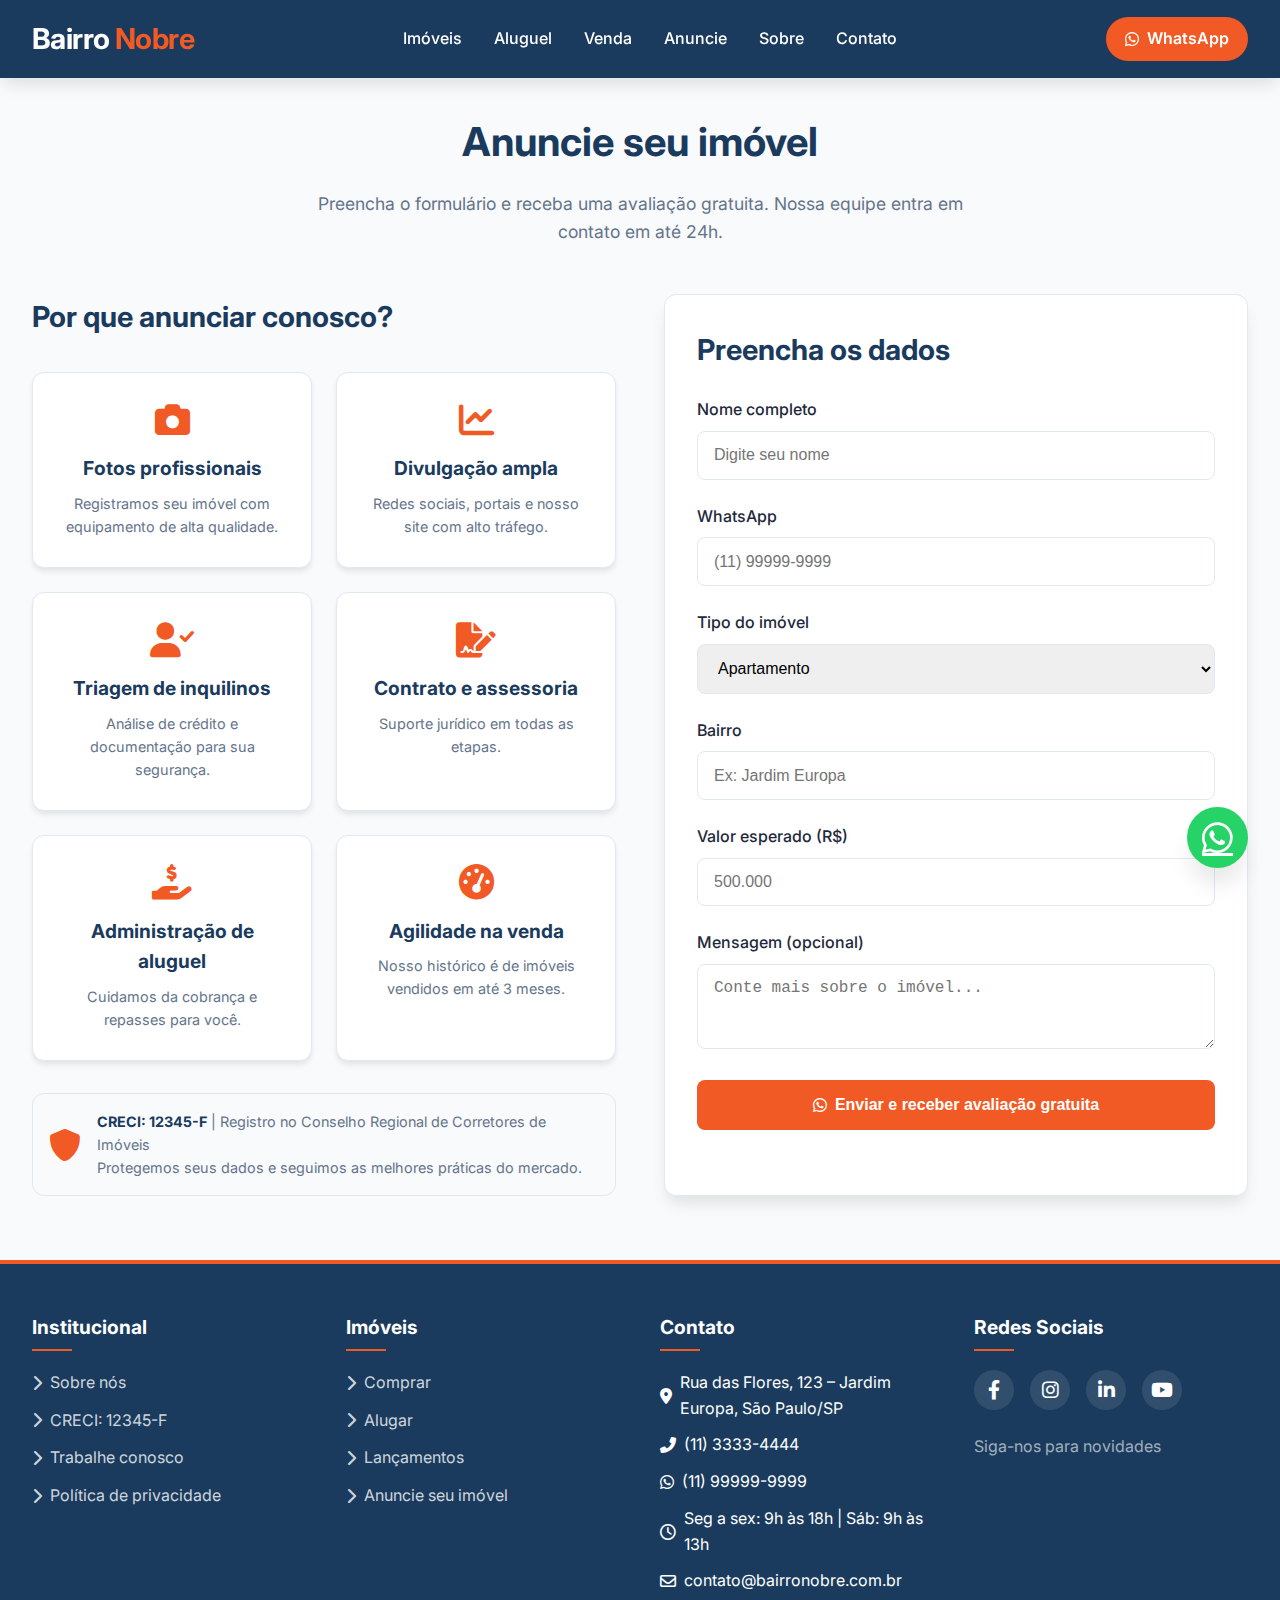
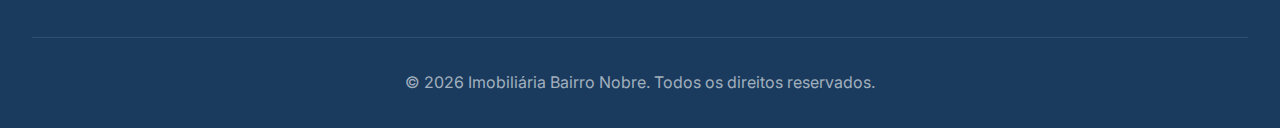
<file: advertise.html>
<!DOCTYPE html>
<html lang="pt-BR">
<head>
  <meta charset="UTF-8">
  <meta name="viewport" content="width=device-width, initial-scale=1.0">
  <title>Anuncie seu imóvel | Bairro Nobre</title>
  <!-- Fontes e ícones -->
  <link rel="preconnect" href="https://fonts.googleapis.com">
  <link rel="preconnect" href="https://fonts.gstatic.com" crossorigin>
  <link href="https://fonts.googleapis.com/css2?family=Inter:wght@400;500;600;700&display=swap" rel="stylesheet">
  <link rel="stylesheet" href="https://cdnjs.cloudflare.com/ajax/libs/font-awesome/6.0.0-beta3/css/all.min.css">
  <style>
    /* Variáveis de cor */
    :root {
      --primary: #1A3B5D;
      --secondary: #F15A24;
      --accent: #FF8A5C;
      --background: #F8FAFC;
      --text-primary: #1E293B;
      --text-secondary: #64748B;
      --white: #FFFFFF;
      --gray-light: #E2E8F0;
      --shadow-sm: 0 4px 6px -1px rgba(0, 0, 0, 0.1);
      --shadow-md: 0 10px 15px -3px rgba(0, 0, 0, 0.1);
      --shadow-lg: 0 20px 25px -5px rgba(0, 0, 0, 0.1);
      --border-radius: 0.75rem;
    }

    * {
      margin: 0;
      padding: 0;
      box-sizing: border-box;
    }

    body {
      font-family: 'Inter', sans-serif;
      background-color: var(--background);
      color: var(--text-primary);
      line-height: 1.6;
    }

    .container {
      max-width: 1280px;
      margin: 0 auto;
      padding: 0 2rem;
    }

    /* Header */
    header {
      background-color: var(--primary);
      color: var(--white);
      padding: 1rem 0;
      position: sticky;
      top: 0;
      z-index: 1000;
      box-shadow: var(--shadow-md);
    }

    .header-content {
      display: flex;
      justify-content: space-between;
      align-items: center;
      flex-wrap: wrap;
      gap: 1rem;
    }

    .logo {
      font-size: 1.8rem;
      font-weight: 700;
      letter-spacing: -0.02em;
      color: var(--white);
      text-decoration: none;
    }

    .logo span {
      color: var(--secondary);
    }

    nav ul {
      display: flex;
      list-style: none;
      gap: 2rem;
    }

    nav a {
      color: var(--white);
      text-decoration: none;
      font-weight: 500;
      transition: color 0.2s;
    }

    nav a:hover {
      color: var(--secondary);
    }

    .btn-whatsapp {
      background-color: var(--secondary);
      color: var(--white);
      padding: 0.6rem 1.2rem;
      border-radius: 9999px;
      text-decoration: none;
      font-weight: 600;
      display: inline-flex;
      align-items: center;
      gap: 0.5rem;
      transition: background-color 0.2s;
    }

    .btn-whatsapp:hover {
      background-color: var(--accent);
    }

    /* Título da página */
    .page-title {
      font-size: 2.5rem;
      color: var(--primary);
      text-align: center;
      margin: 2rem 0 1rem;
    }

    .page-subtitle {
      text-align: center;
      color: var(--text-secondary);
      max-width: 700px;
      margin: 0 auto 3rem;
      font-size: 1.1rem;
    }

    /* Grid principal */
    .advertise-grid {
      display: grid;
      grid-template-columns: 1fr 1fr;
      gap: 3rem;
      margin: 3rem 0;
    }

    /* Benefícios */
    .benefits h2 {
      color: var(--primary);
      margin-bottom: 2rem;
      font-size: 1.8rem;
    }

    .benefits-grid {
      display: grid;
      grid-template-columns: repeat(auto-fit, minmax(200px, 1fr));
      gap: 1.5rem;
    }

    .benefit-card {
      background: var(--white);
      padding: 1.8rem 1.5rem;
      border-radius: var(--border-radius);
      box-shadow: var(--shadow-sm);
      border: 1px solid var(--gray-light);
      transition: transform 0.2s, box-shadow 0.2s;
      text-align: center;
    }

    .benefit-card:hover {
      transform: translateY(-4px);
      box-shadow: var(--shadow-md);
    }

    .benefit-card i {
      font-size: 2.2rem;
      color: var(--secondary);
      margin-bottom: 1rem;
    }

    .benefit-card h3 {
      color: var(--primary);
      margin-bottom: 0.5rem;
      font-size: 1.2rem;
    }

    .benefit-card p {
      color: var(--text-secondary);
      font-size: 0.9rem;
    }

    /* Formulário */
    .form-section {
      background: var(--white);
      padding: 2rem;
      border-radius: var(--border-radius);
      box-shadow: var(--shadow-md);
      border: 1px solid var(--gray-light);
    }

    .form-section h2 {
      color: var(--primary);
      margin-bottom: 1.5rem;
      font-size: 1.8rem;
    }

    .form-group {
      margin-bottom: 1.5rem;
    }

    .form-group label {
      display: block;
      margin-bottom: 0.5rem;
      font-weight: 500;
      color: var(--text-primary);
    }

    .form-group input,
    .form-group select,
    .form-group textarea {
      width: 100%;
      padding: 0.9rem 1rem;
      border: 1px solid var(--gray-light);
      border-radius: 0.5rem;
      font-size: 1rem;
      transition: border 0.2s, box-shadow 0.2s;
    }

    .form-group input:focus,
    .form-group select:focus,
    .form-group textarea:focus {
      outline: none;
      border-color: var(--secondary);
      box-shadow: 0 0 0 3px rgba(241, 90, 36, 0.1);
    }

    .btn {
      background: var(--secondary);
      color: var(--white);
      padding: 1rem 2rem;
      border: none;
      border-radius: 0.5rem;
      font-weight: 600;
      font-size: 1rem;
      cursor: pointer;
      transition: background 0.2s;
      display: inline-flex;
      align-items: center;
      justify-content: center;
      gap: 0.5rem;
      width: 100%;
    }

    .btn:hover {
      background: var(--accent);
    }

    /* Selo de confiança */
    .trust-badge {
      margin-top: 2rem;
      padding: 1rem;
      background: var(--background);
      border-radius: var(--border-radius);
      display: flex;
      align-items: center;
      gap: 1rem;
      border: 1px solid var(--gray-light);
    }

    .trust-badge i {
      font-size: 2rem;
      color: var(--secondary);
    }

    .trust-badge p {
      color: var(--text-secondary);
      font-size: 0.9rem;
    }

    .trust-badge strong {
      color: var(--primary);
    }

    /* Footer */
    footer {
      background: var(--primary);
      color: var(--white);
      padding: 3rem 0 2rem;
      margin-top: 4rem;
      border-top: 4px solid var(--secondary);
    }

    .footer-grid {
      display: grid;
      grid-template-columns: repeat(auto-fit, minmax(200px, 1fr));
      gap: 2.5rem;
      margin-bottom: 2rem;
    }

    .footer-col h4 {
      font-size: 1.2rem;
      margin-bottom: 1.2rem;
      position: relative;
      padding-bottom: 0.5rem;
    }

    .footer-col h4::after {
      content: '';
      position: absolute;
      left: 0;
      bottom: 0;
      width: 40px;
      height: 2px;
      background: var(--secondary);
    }

    .footer-col ul {
      list-style: none;
    }

    .footer-col li {
      margin-bottom: 0.7rem;
    }

    .footer-col a {
      color: rgba(255, 255, 255, 0.8);
      text-decoration: none;
      display: inline-flex;
      align-items: center;
      gap: 0.5rem;
      transition: color 0.2s;
    }

    .footer-col a:hover {
      color: var(--secondary);
    }

    .footer-contact p {
      display: flex;
      align-items: center;
      gap: 0.5rem;
      margin-bottom: 0.7rem;
    }

    .social-links {
      display: flex;
      gap: 1rem;
      margin-top: 1rem;
    }

    .social-links a {
      background: rgba(255,255,255,0.1);
      width: 2.5rem;
      height: 2.5rem;
      border-radius: 50%;
      display: flex;
      align-items: center;
      justify-content: center;
      transition: background 0.2s;
    }

    .social-links a:hover {
      background: var(--secondary);
    }

    .social-links i {
      font-size: 1.2rem;
      color: var(--white);
    }

    .footer-bottom {
      text-align: center;
      padding-top: 2rem;
      border-top: 1px solid rgba(255,255,255,0.1);
      color: rgba(255,255,255,0.6);
    }

    /* Botão flutuante WhatsApp */
    .whatsapp-float {
      position: fixed;
      bottom: 2rem;
      right: 2rem;
      background: #25d366;
      color: var(--white);
      width: 3.8rem;
      height: 3.8rem;
      border-radius: 50%;
      display: flex;
      align-items: center;
      justify-content: center;
      font-size: 2.2rem;
      box-shadow: var(--shadow-lg);
      z-index: 99;
      transition: transform 0.2s;
    }

    .whatsapp-float:hover {
      transform: scale(1.1);
    }

    /* Responsividade */
    @media (max-width: 768px) {
      .advertise-grid {
        grid-template-columns: 1fr;
      }
      .header-content {
        flex-direction: column;
        text-align: center;
      }
      nav ul {
        flex-wrap: wrap;
        justify-content: center;
        gap: 1rem;
      }
    }
  </style>
</head>
<body>
  <!-- Header -->
  <header>
    <div class="container header-content">
      <a href="index.html" class="logo">Bairro <span>Nobre</span></a>
      <nav>
        <ul>
          <li><a href="listing.html">Imóveis</a></li>
          <li><a href="listing.html?type=rent">Aluguel</a></li>
          <li><a href="listing.html?type=sale">Venda</a></li>
          <li><a href="advertise.html">Anuncie</a></li>
          <li><a href="about.html">Sobre</a></li>
          <li><a href="contact.html">Contato</a></li>
        </ul>
      </nav>
      <a href="https://wa.me/5511999999999" class="btn-whatsapp" target="_blank"><i class="fab fa-whatsapp"></i> WhatsApp</a>
    </div>
  </header>

  <!-- Conteúdo principal -->
  <main class="container">
    <h1 class="page-title">Anuncie seu imóvel</h1>
    <p class="page-subtitle">Preencha o formulário e receba uma avaliação gratuita. Nossa equipe entra em contato em até 24h.</p>

    <div class="advertise-grid">
      <!-- Coluna de benefícios -->
      <div class="benefits">
        <h2>Por que anunciar conosco?</h2>
        <div class="benefits-grid">
          <div class="benefit-card">
            <i class="fas fa-camera"></i>
            <h3>Fotos profissionais</h3>
            <p>Registramos seu imóvel com equipamento de alta qualidade.</p>
          </div>
          <div class="benefit-card">
            <i class="fas fa-chart-line"></i>
            <h3>Divulgação ampla</h3>
            <p>Redes sociais, portais e nosso site com alto tráfego.</p>
          </div>
          <div class="benefit-card">
            <i class="fas fa-user-check"></i>
            <h3>Triagem de inquilinos</h3>
            <p>Análise de crédito e documentação para sua segurança.</p>
          </div>
          <div class="benefit-card">
            <i class="fas fa-file-signature"></i>
            <h3>Contrato e assessoria</h3>
            <p>Suporte jurídico em todas as etapas.</p>
          </div>
          <div class="benefit-card">
            <i class="fas fa-hand-holding-usd"></i>
            <h3>Administração de aluguel</h3>
            <p>Cuidamos da cobrança e repasses para você.</p>
          </div>
          <div class="benefit-card">
            <i class="fas fa-tachometer-alt"></i>
            <h3>Agilidade na venda</h3>
            <p>Nosso histórico é de imóveis vendidos em até 3 meses.</p>
          </div>
        </div>

        <!-- Selo de confiança -->
        <div class="trust-badge">
          <i class="fas fa-shield-alt"></i>
          <div>
            <p><strong>CRECI: 12345-F</strong> | Registro no Conselho Regional de Corretores de Imóveis</p>
            <p>Protegemos seus dados e seguimos as melhores práticas do mercado.</p>
          </div>
        </div>
      </div>

      <!-- Formulário -->
      <div class="form-section">
        <h2>Preencha os dados</h2>
        <form id="advertise-form">
          <div class="form-group">
            <label>Nome completo</label>
            <input type="text" id="nome" placeholder="Digite seu nome" required>
          </div>
          <div class="form-group">
            <label>WhatsApp</label>
            <input type="tel" id="whatsapp" placeholder="(11) 99999-9999" required>
          </div>
          <div class="form-group">
            <label>Tipo do imóvel</label>
            <select id="tipo-imovel">
              <option value="Apartamento">Apartamento</option>
              <option value="Casa">Casa</option>
              <option value="Terreno">Terreno</option>
              <option value="Comercial">Comercial</option>
            </select>
          </div>
          <div class="form-group">
            <label>Bairro</label>
            <input type="text" id="bairro" placeholder="Ex: Jardim Europa" required>
          </div>
          <div class="form-group">
            <label>Valor esperado (R$)</label>
            <input type="number" id="valor" placeholder="500.000" required>
          </div>
          <div class="form-group">
            <label>Mensagem (opcional)</label>
            <textarea id="mensagem" rows="3" placeholder="Conte mais sobre o imóvel..."></textarea>
          </div>
          <button type="submit" class="btn"><i class="fab fa-whatsapp"></i> Enviar e receber avaliação gratuita</button>
        </form>
      </div>
    </div>
  </main>

  <!-- Footer -->
  <footer>
    <div class="container">
      <div class="footer-grid">
        <div class="footer-col">
          <h4>Institucional</h4>
          <ul>
            <li><a href="about.html"><i class="fas fa-chevron-right"></i> Sobre nós</a></li>
            <li><a href="#"><i class="fas fa-chevron-right"></i> CRECI: 12345-F</a></li>
            <li><a href="contact.html"><i class="fas fa-chevron-right"></i> Trabalhe conosco</a></li>
            <li><a href="#"><i class="fas fa-chevron-right"></i> Política de privacidade</a></li>
          </ul>
        </div>
        <div class="footer-col">
          <h4>Imóveis</h4>
          <ul>
            <li><a href="listing.html?type=sale"><i class="fas fa-chevron-right"></i> Comprar</a></li>
            <li><a href="listing.html?type=rent"><i class="fas fa-chevron-right"></i> Alugar</a></li>
            <li><a href="listing.html"><i class="fas fa-chevron-right"></i> Lançamentos</a></li>
            <li><a href="advertise.html"><i class="fas fa-chevron-right"></i> Anuncie seu imóvel</a></li>
          </ul>
        </div>
        <div class="footer-col footer-contact">
          <h4>Contato</h4>
          <p><i class="fas fa-map-marker-alt"></i> Rua das Flores, 123 – Jardim Europa, São Paulo/SP</p>
          <p><i class="fas fa-phone-alt"></i> (11) 3333-4444</p>
          <p><i class="fab fa-whatsapp"></i> (11) 99999-9999</p>
          <p><i class="far fa-clock"></i> Seg a sex: 9h às 18h | Sáb: 9h às 13h</p>
          <p><i class="far fa-envelope"></i> contato@bairronobre.com.br</p>
        </div>
        <div class="footer-col">
          <h4>Redes Sociais</h4>
          <div class="social-links">
            <a href="#" target="_blank"><i class="fab fa-facebook-f"></i></a>
            <a href="#" target="_blank"><i class="fab fa-instagram"></i></a>
            <a href="#" target="_blank"><i class="fab fa-linkedin-in"></i></a>
            <a href="#" target="_blank"><i class="fab fa-youtube"></i></a>
          </div>
          <p style="margin-top: 1.5rem; color: rgba(255,255,255,0.6);">Siga-nos para novidades</p>
        </div>
      </div>
      <div class="footer-bottom">
        <p>&copy; 2026 Imobiliária Bairro Nobre. Todos os direitos reservados.</p>
      </div>
    </div>
  </footer>

  <!-- Botão flutuante WhatsApp -->
  <a href="https://wa.me/5511999999999" class="whatsapp-float" target="_blank"><i class="fab fa-whatsapp"></i></a>

  <!-- Script para envio do formulário via WhatsApp -->
  <script>
    document.getElementById('advertise-form').addEventListener('submit', function(e) {
      e.preventDefault();

      // Captura dos valores
      const nome = document.getElementById('nome').value;
      const whatsapp = document.getElementById('whatsapp').value;
      const tipo = document.getElementById('tipo-imovel').value;
      const bairro = document.getElementById('bairro').value;
      const valor = document.getElementById('valor').value;
      const mensagem = document.getElementById('mensagem').value;

      // Montagem da mensagem
      const texto = `Olá, gostaria de anunciar meu imóvel:%0A
Nome: ${nome}%0A
WhatsApp: ${whatsapp}%0A
Tipo: ${tipo}%0A
Bairro: ${bairro}%0A
Valor esperado: R$ ${valor}%0A
Mensagem: ${mensagem || 'Não informada'}`;

      // Número da imobiliária (substitua pelo real)
      const numero = '5511999999999';
      const url = `https://wa.me/${numero}?text=${encodeURIComponent(texto)}`;
      window.open(url, '_blank');
    });
  </script>
</body>
</html>
</file>
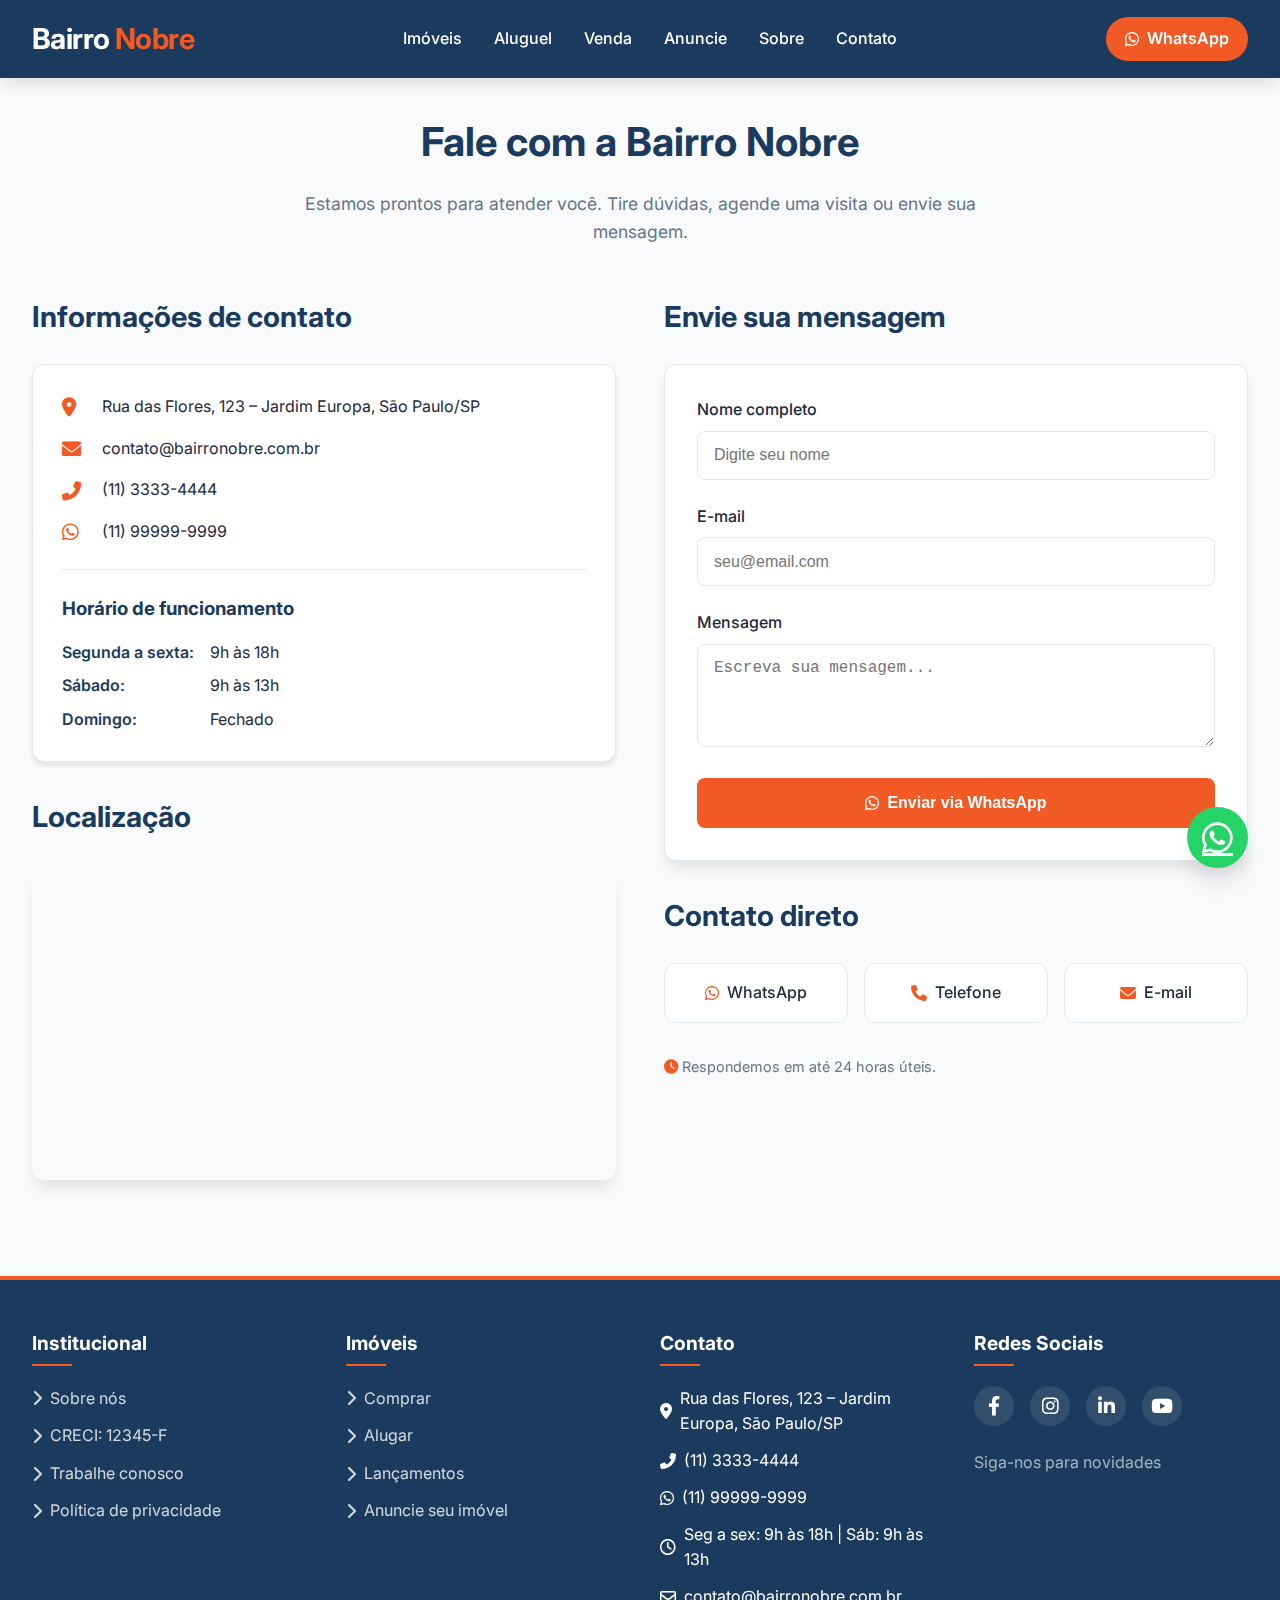
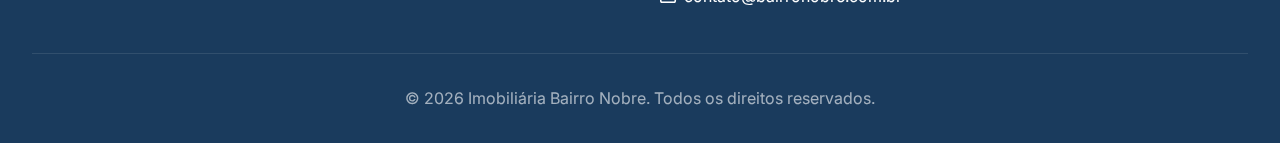
<file: contact.html>
<!DOCTYPE html>
<html lang="pt-BR">
<head>
  <meta charset="UTF-8">
  <meta name="viewport" content="width=device-width, initial-scale=1.0">
  <title>Contato | Bairro Nobre</title>
  <link rel="preconnect" href="https://fonts.googleapis.com">
  <link rel="preconnect" href="https://fonts.gstatic.com" crossorigin>
  <link href="https://fonts.googleapis.com/css2?family=Inter:wght@400;500;600;700&display=swap" rel="stylesheet">
  <link rel="stylesheet" href="https://cdnjs.cloudflare.com/ajax/libs/font-awesome/6.0.0-beta3/css/all.min.css">
  <style>
    :root {
      --primary: #1A3B5D;
      --secondary: #F15A24;
      --accent: #FF8A5C;
      --background: #F8FAFC;
      --text-primary: #1E293B;
      --text-secondary: #64748B;
      --white: #FFFFFF;
      --gray-light: #E2E8F0;
      --shadow-sm: 0 4px 6px -1px rgba(0, 0, 0, 0.1);
      --shadow-md: 0 10px 15px -3px rgba(0, 0, 0, 0.1);
      --shadow-lg: 0 20px 25px -5px rgba(0, 0, 0, 0.1);
      --border-radius: 0.75rem;
    }

    * {
      margin: 0;
      padding: 0;
      box-sizing: border-box;
    }

    body {
      font-family: 'Inter', sans-serif;
      background-color: var(--background);
      color: var(--text-primary);
      line-height: 1.6;
    }

    .container {
      max-width: 1280px;
      margin: 0 auto;
      padding: 0 2rem;
    }

    header {
      background-color: var(--primary);
      color: var(--white);
      padding: 1rem 0;
      position: sticky;
      top: 0;
      z-index: 1000;
      box-shadow: var(--shadow-md);
    }

    .header-content {
      display: flex;
      justify-content: space-between;
      align-items: center;
      flex-wrap: wrap;
      gap: 1rem;
    }

    .logo {
      font-size: 1.8rem;
      font-weight: 700;
      letter-spacing: -0.02em;
      color: var(--white);
      text-decoration: none;
    }

    .logo span {
      color: var(--secondary);
    }

    nav ul {
      display: flex;
      list-style: none;
      gap: 2rem;
    }

    nav a {
      color: var(--white);
      text-decoration: none;
      font-weight: 500;
      transition: color 0.2s;
    }

    nav a:hover {
      color: var(--secondary);
    }

    .btn-whatsapp {
      background-color: var(--secondary);
      color: var(--white);
      padding: 0.6rem 1.2rem;
      border-radius: 9999px;
      text-decoration: none;
      font-weight: 600;
      display: inline-flex;
      align-items: center;
      gap: 0.5rem;
      transition: background-color 0.2s;
    }

    .btn-whatsapp:hover {
      background-color: var(--accent);
    }

    .page-title {
      font-size: 2.5rem;
      color: var(--primary);
      text-align: center;
      margin: 2rem 0 1rem;
    }

    .page-subtitle {
      text-align: center;
      color: var(--text-secondary);
      max-width: 700px;
      margin: 0 auto 3rem;
      font-size: 1.1rem;
    }

    .contact-grid {
      display: grid;
      grid-template-columns: 1fr 1fr;
      gap: 3rem;
      margin: 3rem 0;
    }

    .info-col h2 {
      color: var(--primary);
      margin-bottom: 1.5rem;
      font-size: 1.8rem;
    }

    .info-card {
      background: var(--white);
      padding: 1.8rem;
      border-radius: var(--border-radius);
      box-shadow: var(--shadow-sm);
      border: 1px solid var(--gray-light);
      margin-bottom: 2rem;
    }

    .info-card p {
      display: flex;
      align-items: center;
      gap: 1rem;
      margin-bottom: 1rem;
      color: var(--text-primary);
    }

    .info-card i {
      width: 1.5rem;
      color: var(--secondary);
      font-size: 1.2rem;
    }

    .info-card .divider {
      height: 1px;
      background: var(--gray-light);
      margin: 1.5rem 0;
    }

    .info-card .hours {
      display: grid;
      grid-template-columns: auto 1fr;
      gap: 0.5rem 1rem;
    }

    .info-card .hours .day {
      font-weight: 600;
      color: var(--primary);
    }

    .map-container {
      border-radius: var(--border-radius);
      overflow: hidden;
      box-shadow: var(--shadow-md);
      margin: 2rem 0;
    }

    .form-col h2 {
      color: var(--primary);
      margin-bottom: 1.5rem;
      font-size: 1.8rem;
    }

    .contact-form {
      background: var(--white);
      padding: 2rem;
      border-radius: var(--border-radius);
      box-shadow: var(--shadow-md);
      border: 1px solid var(--gray-light);
      margin-bottom: 2rem;
    }

    .form-group {
      margin-bottom: 1.5rem;
    }

    .form-group label {
      display: block;
      margin-bottom: 0.5rem;
      font-weight: 500;
      color: var(--text-primary);
    }

    .form-group input,
    .form-group textarea {
      width: 100%;
      padding: 0.9rem 1rem;
      border: 1px solid var(--gray-light);
      border-radius: 0.5rem;
      font-size: 1rem;
      transition: border 0.2s, box-shadow 0.2s;
    }

    .form-group input:focus,
    .form-group textarea:focus {
      outline: none;
      border-color: var(--secondary);
      box-shadow: 0 0 0 3px rgba(241, 90, 36, 0.1);
    }

    .btn {
      background: var(--secondary);
      color: var(--white);
      padding: 1rem 2rem;
      border: none;
      border-radius: 0.5rem;
      font-weight: 600;
      font-size: 1rem;
      cursor: pointer;
      transition: background 0.2s;
      display: inline-flex;
      align-items: center;
      justify-content: center;
      gap: 0.5rem;
      width: 100%;
    }

    .btn:hover {
      background: var(--accent);
    }

    .quick-contact {
      display: grid;
      grid-template-columns: repeat(auto-fit, minmax(150px, 1fr));
      gap: 1rem;
      margin-top: 1.5rem;
    }

    .quick-contact a {
      background: var(--white);
      padding: 1rem;
      border-radius: var(--border-radius);
      border: 1px solid var(--gray-light);
      text-decoration: none;
      color: var(--text-primary);
      display: flex;
      align-items: center;
      justify-content: center;
      gap: 0.5rem;
      transition: all 0.2s;
      font-weight: 500;
    }

    .quick-contact a:hover {
      border-color: var(--secondary);
      color: var(--secondary);
      box-shadow: var(--shadow-sm);
    }

    .quick-contact i {
      color: var(--secondary);
    }

    footer {
      background: var(--primary);
      color: var(--white);
      padding: 3rem 0 2rem;
      margin-top: 4rem;
      border-top: 4px solid var(--secondary);
    }

    .footer-grid {
      display: grid;
      grid-template-columns: repeat(auto-fit, minmax(200px, 1fr));
      gap: 2.5rem;
      margin-bottom: 2rem;
    }

    .footer-col h4 {
      font-size: 1.2rem;
      margin-bottom: 1.2rem;
      position: relative;
      padding-bottom: 0.5rem;
    }

    .footer-col h4::after {
      content: '';
      position: absolute;
      left: 0;
      bottom: 0;
      width: 40px;
      height: 2px;
      background: var(--secondary);
    }

    .footer-col ul {
      list-style: none;
    }

    .footer-col li {
      margin-bottom: 0.7rem;
    }

    .footer-col a {
      color: rgba(255, 255, 255, 0.8);
      text-decoration: none;
      display: inline-flex;
      align-items: center;
      gap: 0.5rem;
      transition: color 0.2s;
    }

    .footer-col a:hover {
      color: var(--secondary);
    }

    .footer-contact p {
      display: flex;
      align-items: center;
      gap: 0.5rem;
      margin-bottom: 0.7rem;
    }

    .social-links {
      display: flex;
      gap: 1rem;
      margin-top: 1rem;
    }

    .social-links a {
      background: rgba(255,255,255,0.1);
      width: 2.5rem;
      height: 2.5rem;
      border-radius: 50%;
      display: flex;
      align-items: center;
      justify-content: center;
      transition: background 0.2s;
    }

    .social-links a:hover {
      background: var(--secondary);
    }

    .social-links i {
      font-size: 1.2rem;
      color: var(--white);
    }

    .footer-bottom {
      text-align: center;
      padding-top: 2rem;
      border-top: 1px solid rgba(255,255,255,0.1);
      color: rgba(255,255,255,0.6);
    }

    .whatsapp-float {
      position: fixed;
      bottom: 2rem;
      right: 2rem;
      background: #25d366;
      color: var(--white);
      width: 3.8rem;
      height: 3.8rem;
      border-radius: 50%;
      display: flex;
      align-items: center;
      justify-content: center;
      font-size: 2.2rem;
      box-shadow: var(--shadow-lg);
      z-index: 99;
      transition: transform 0.2s;
    }

    .whatsapp-float:hover {
      transform: scale(1.1);
    }

    @media (max-width: 768px) {
      .contact-grid {
        grid-template-columns: 1fr;
      }
      .header-content {
        flex-direction: column;
        text-align: center;
      }
      nav ul {
        flex-wrap: wrap;
        justify-content: center;
        gap: 1rem;
      }
    }
  </style>
</head>
<body>
  <header>
    <div class="container header-content">
      <a href="index.html" class="logo">Bairro <span>Nobre</span></a>
      <nav>
        <ul>
          <li><a href="listing.html">Imóveis</a></li>
          <li><a href="listing.html?type=rent">Aluguel</a></li>
          <li><a href="listing.html?type=sale">Venda</a></li>
          <li><a href="advertise.html">Anuncie</a></li>
          <li><a href="about.html">Sobre</a></li>
          <li><a href="contact.html">Contato</a></li>
        </ul>
      </nav>
      <a href="https://wa.me/5511999999999" class="btn-whatsapp" target="_blank"><i class="fab fa-whatsapp"></i> WhatsApp</a>
    </div>
  </header>

  <main class="container">
    <h1 class="page-title">Fale com a Bairro Nobre</h1>
    <p class="page-subtitle">Estamos prontos para atender você. Tire dúvidas, agende uma visita ou envie sua mensagem.</p>

    <div class="contact-grid">
      <div class="info-col">
        <h2>Informações de contato</h2>
        <div class="info-card">
          <p><i class="fas fa-map-marker-alt"></i> Rua das Flores, 123 – Jardim Europa, São Paulo/SP</p>
          <p><i class="fas fa-envelope"></i> contato@bairronobre.com.br</p>
          <p><i class="fas fa-phone-alt"></i> (11) 3333-4444</p>
          <p><i class="fab fa-whatsapp"></i> (11) 99999-9999</p>
          <div class="divider"></div>
          <h3 style="color: var(--primary); margin-bottom: 1rem;">Horário de funcionamento</h3>
          <div class="hours">
            <span class="day">Segunda a sexta:</span> <span>9h às 18h</span>
            <span class="day">Sábado:</span> <span>9h às 13h</span>
            <span class="day">Domingo:</span> <span>Fechado</span>
          </div>
        </div>

        <h2>Localização</h2>
        <div class="map-container">
          <iframe 
            src="https://www.google.com/maps/embed?pb=!1m18!1m12!1m3!1d3657.2872!2d-46.6558!3d-23.5645!2m3!1f0!2f0!3f0!3m2!1i1024!2i768!4f13.1!3m3!1m2!1s0x94ce59b0c0e0b1b1%3A0x8b3f5c8e1b6f5a!2sJardim+Europa%2C+S%C3%A3o+Paulo+-+SP!5e0!3m2!1spt-BR!2sbr!4v1620000000000" 
            width="100%" 
            height="300" 
            style="border:0;" 
            allowfullscreen>
          </iframe>
        </div>
      </div>

      <div class="form-col">
        <h2>Envie sua mensagem</h2>
        <div class="contact-form">
          <form id="contact-form">
            <div class="form-group">
              <label>Nome completo</label>
              <input type="text" id="contact-nome" placeholder="Digite seu nome" required>
            </div>
            <div class="form-group">
              <label>E-mail</label>
              <input type="email" id="contact-email" placeholder="seu@email.com" required>
            </div>
            <div class="form-group">
              <label>Mensagem</label>
              <textarea id="contact-mensagem" rows="4" placeholder="Escreva sua mensagem..." required></textarea>
            </div>
            <button type="submit" class="btn"><i class="fab fa-whatsapp"></i> Enviar via WhatsApp</button>
          </form>
        </div>

        <h2>Contato direto</h2>
        <div class="quick-contact">
          <a href="https://wa.me/5511999999999" target="_blank"><i class="fab fa-whatsapp"></i> WhatsApp</a>
          <a href="tel:551133334444"><i class="fas fa-phone"></i> Telefone</a>
          <a href="mailto:contato@bairronobre.com.br"><i class="fas fa-envelope"></i> E-mail</a>
        </div>

        <p style="color: var(--text-secondary); margin-top: 2rem; font-size: 0.9rem;">
          <i class="fas fa-clock" style="color: var(--secondary);"></i> Respondemos em até 24 horas úteis.
        </p>
      </div>
    </div>
  </main>

  <footer>
    <div class="container">
      <div class="footer-grid">
        <div class="footer-col">
          <h4>Institucional</h4>
          <ul>
            <li><a href="about.html"><i class="fas fa-chevron-right"></i> Sobre nós</a></li>
            <li><a href="#"><i class="fas fa-chevron-right"></i> CRECI: 12345-F</a></li>
            <li><a href="contact.html"><i class="fas fa-chevron-right"></i> Trabalhe conosco</a></li>
            <li><a href="#"><i class="fas fa-chevron-right"></i> Política de privacidade</a></li>
          </ul>
        </div>
        <div class="footer-col">
          <h4>Imóveis</h4>
          <ul>
            <li><a href="listing.html?type=sale"><i class="fas fa-chevron-right"></i> Comprar</a></li>
            <li><a href="listing.html?type=rent"><i class="fas fa-chevron-right"></i> Alugar</a></li>
            <li><a href="listing.html"><i class="fas fa-chevron-right"></i> Lançamentos</a></li>
            <li><a href="advertise.html"><i class="fas fa-chevron-right"></i> Anuncie seu imóvel</a></li>
          </ul>
        </div>
        <div class="footer-col footer-contact">
          <h4>Contato</h4>
          <p><i class="fas fa-map-marker-alt"></i> Rua das Flores, 123 – Jardim Europa, São Paulo/SP</p>
          <p><i class="fas fa-phone-alt"></i> (11) 3333-4444</p>
          <p><i class="fab fa-whatsapp"></i> (11) 99999-9999</p>
          <p><i class="far fa-clock"></i> Seg a sex: 9h às 18h | Sáb: 9h às 13h</p>
          <p><i class="far fa-envelope"></i> contato@bairronobre.com.br</p>
        </div>
        <div class="footer-col">
          <h4>Redes Sociais</h4>
          <div class="social-links">
            <a href="#" target="_blank"><i class="fab fa-facebook-f"></i></a>
            <a href="#" target="_blank"><i class="fab fa-instagram"></i></a>
            <a href="#" target="_blank"><i class="fab fa-linkedin-in"></i></a>
            <a href="#" target="_blank"><i class="fab fa-youtube"></i></a>
          </div>
          <p style="margin-top: 1.5rem; color: rgba(255,255,255,0.6);">Siga-nos para novidades</p>
        </div>
      </div>
      <div class="footer-bottom">
        <p>&copy; 2026 Imobiliária Bairro Nobre. Todos os direitos reservados.</p>
      </div>
    </div>
  </footer>

  <a href="https://wa.me/5511999999999" class="whatsapp-float" target="_blank"><i class="fab fa-whatsapp"></i></a>

  <script>
    document.getElementById('contact-form').addEventListener('submit', function(e) {
      e.preventDefault();
      const nome = document.getElementById('contact-nome').value;
      const email = document.getElementById('contact-email').value;
      const mensagem = document.getElementById('contact-mensagem').value;
      const texto = `Olá, gostaria de entrar em contato:%0ANome: ${nome}%0AE-mail: ${email}%0AMensagem: ${mensagem}`;
      const numero = '5511999999999';
      const url = `https://wa.me/${numero}?text=${encodeURIComponent(texto)}`;
      window.open(url, '_blank');
    });
  </script>
</body>
</html>
</file>
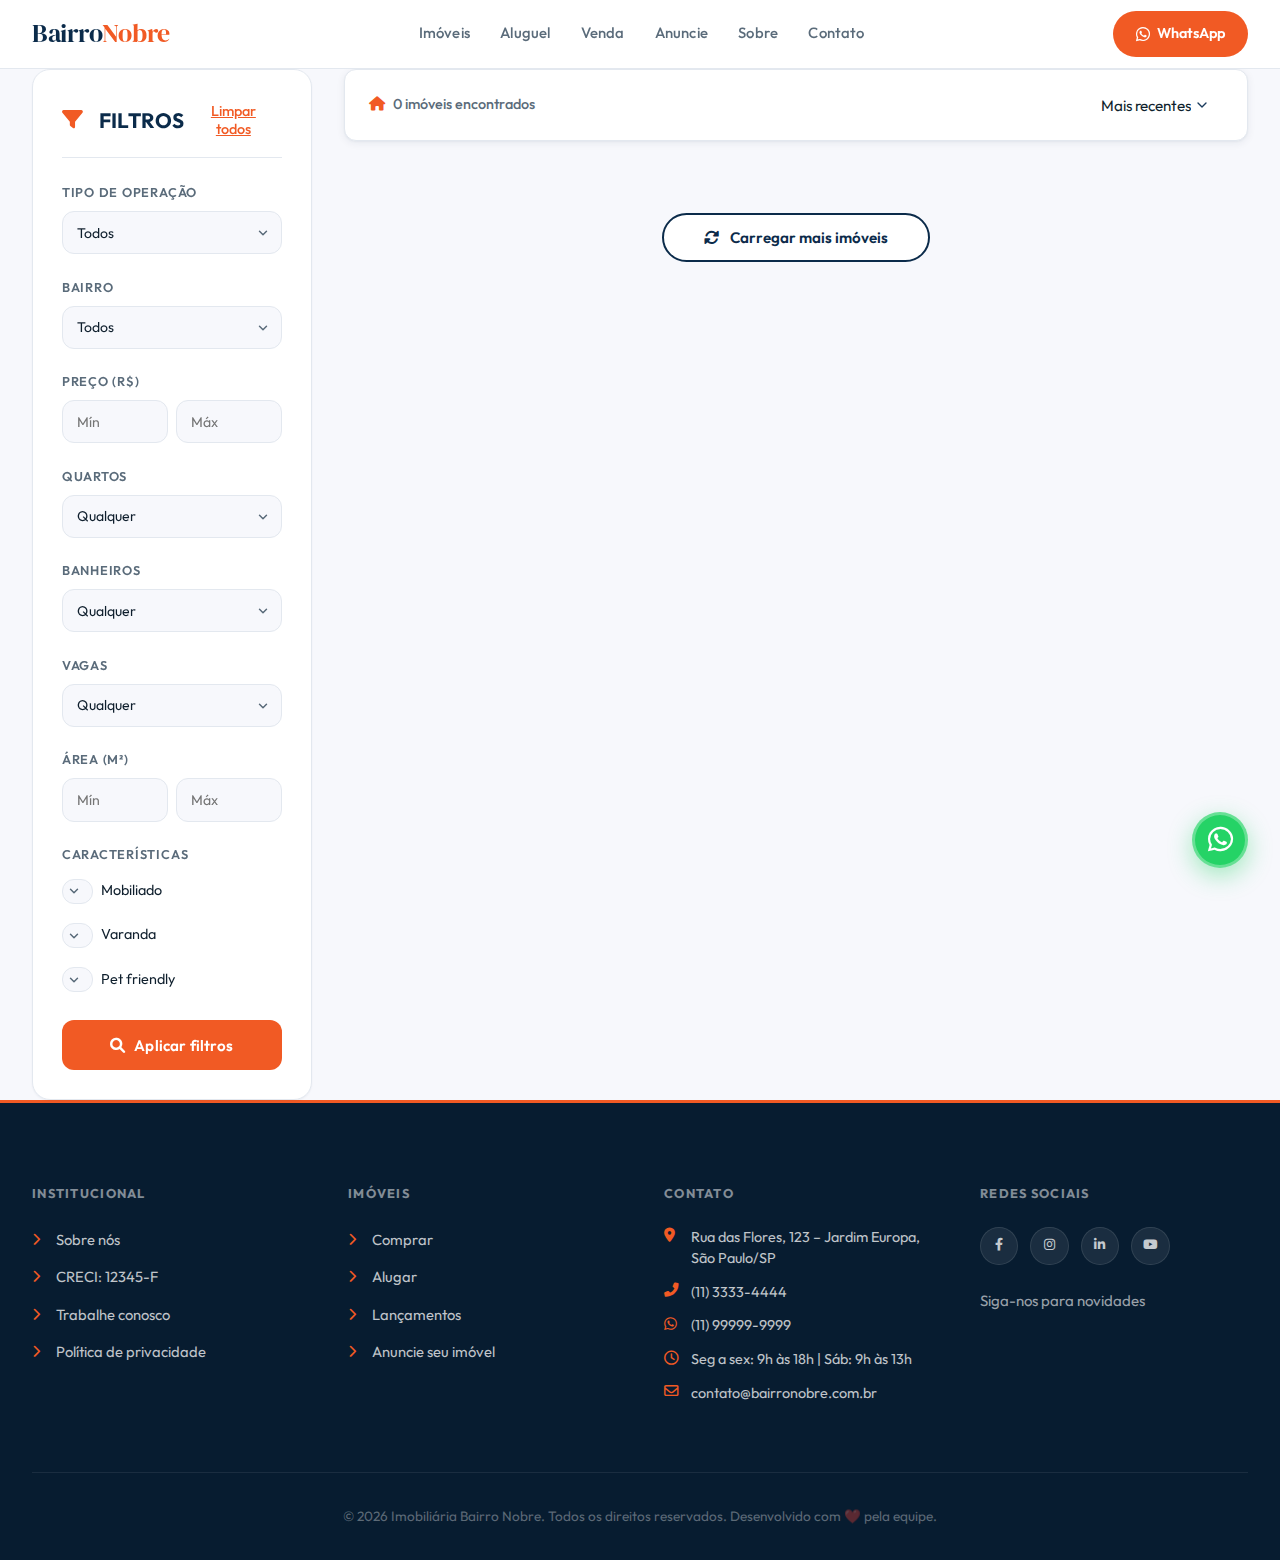
<file: listing.html>
<!DOCTYPE html>
<html lang="pt-BR">
<head>
  <meta charset="UTF-8">
  <meta name="viewport" content="width=device-width, initial-scale=1.0">
  <title>Imóveis | Bairro Nobre</title>
  <!-- Google Fonts -->
  <link rel="preconnect" href="https://fonts.googleapis.com">
  <link rel="preconnect" href="https://fonts.gstatic.com" crossorigin>
  <link href="https://fonts.googleapis.com/css2?family=Inter:ital,opsz,wght@0,14..32,100..900;1,14..32,100..900&display=swap" rel="stylesheet">
  <!-- Font Awesome -->
  <link rel="stylesheet" href="https://cdnjs.cloudflare.com/ajax/libs/font-awesome/6.0.0-beta3/css/all.min.css">
  <!-- CSS principal -->
  <link rel="stylesheet" href="styles.css">
  <style>
    /* Ajustes pontuais para esta página */
    .filter-header {
      display: flex;
      justify-content: space-between;
      align-items: center;
      margin-bottom: 1.5rem;
    }
    .filter-header h3 {
      margin: 0;
      font-size: 1.3rem;
    }
    .clear-filters {
      color: var(--secondary);
      font-size: 0.9rem;
      cursor: pointer;
      text-decoration: underline;
      background: none;
      border: none;
    }
    .filter-group .range-inputs {
      display: flex;
      gap: 0.5rem;
    }
    .filter-group .range-inputs input {
      width: 50%;
    }
    .filter-group .checkbox-group {
      display: flex;
      flex-direction: column;
      gap: 0.5rem;
    }
    .filter-group .checkbox-group label {
      display: flex;
      align-items: center;
      gap: 0.5rem;
      cursor: pointer;
    }
    .badge-count {
      background: var(--gray-light);
      color: var(--text-secondary);
      border-radius: 999px;
      padding: 0.2rem 0.6rem;
      font-size: 0.75rem;
      margin-left: 0.5rem;
    }
    .sort-bar {
      display: flex;
      justify-content: space-between;
      align-items: center;
      background: white;
      padding: 1rem 1.5rem;
      border-radius: 12px;
      box-shadow: var(--shadow-sm);
      margin-bottom: 2rem;
      flex-wrap: wrap;
      gap: 1rem;
    }
    .sort-bar p {
      margin: 0;
      color: var(--text-secondary);
      font-weight: 500;
    }
    .sort-bar select {
      padding: 0.6rem 2rem 0.6rem 1rem;
      border-radius: 30px;
      border: 1px solid var(--gray-light);
      background: white;
      font-size: 0.95rem;
      cursor: pointer;
      appearance: none;
      background-image: url("data:image/svg+xml,%3Csvg xmlns='http://www.w3.org/2000/svg' width='16' height='16' viewBox='0 0 24 24' fill='none' stroke='%231A3B5D' stroke-width='2' stroke-linecap='round' stroke-linejoin='round'%3E%3Cpolyline points='6 9 12 15 18 9'%3E%3C/polyline%3E%3C/svg%3E");
      background-repeat: no-repeat;
      background-position: right 0.8rem center;
      background-size: 1rem;
    }
    .load-more button {
      background: white;
      color: var(--primary);
      border: 2px solid var(--primary);
      padding: 0.8rem 2.5rem;
      border-radius: 40px;
      font-weight: 600;
      transition: all 0.2s;
    }
    .load-more button:hover {
      background: var(--primary);
      color: white;
    }
    /* Cards */
    .card-grid {
      gap: 1.8rem;
    }
    .card {
      transition: transform 0.2s, box-shadow 0.2s;
    }
    .card:hover {
      transform: translateY(-6px);
      box-shadow: var(--shadow-lg);
    }
    /* Modal mobile */
    .modal-content {
      border-radius: 20px;
      padding: 1.8rem;
    }
    .modal-content h3 {
      margin-top: 0;
      color: var(--primary);
    }
    .modal-close {
      font-size: 1.8rem;
      line-height: 1;
    }
    @media (max-width: 768px) {
      .sort-bar {
        flex-direction: column;
        align-items: stretch;
      }
      .sort-bar select {
        width: 100%;
      }
    }
  </style>
</head>
<body>
  <!-- HEADER COMPLETO -->
  <header>
    <div class="container header-content">
      <a href="index.html" class="logo">Bairro <span>Nobre</span></a>
      <nav>
        <ul>
          <li><a href="listing.html">Imóveis</a></li>
          <li><a href="listing.html?type=rent">Aluguel</a></li>
          <li><a href="listing.html?type=sale">Venda</a></li>
          <li><a href="advertise.html">Anuncie</a></li>
          <li><a href="about.html">Sobre</a></li>
          <li><a href="contact.html">Contato</a></li>
        </ul>
      </nav>
      <a href="https://wa.me/5511999999999" class="btn-whatsapp" target="_blank"><i class="fab fa-whatsapp"></i> WhatsApp</a>
    </div>
  </header>

  <main class="container">
    <!-- Botão para filtros mobile -->
    <button class="btn-filters-mobile" id="btn-filters-mobile">
      <i class="fas fa-sliders-h"></i> Filtros
      <span class="badge-count" id="active-filters-count">0</span>
    </button>

    <div class="listing-layout">
      <!-- Sidebar de filtros (desktop) aprimorada -->
      <aside class="filters-sidebar">
        <div class="filter-header">
          <h3><i class="fas fa-filter" style="margin-right: 0.5rem; color: var(--secondary);"></i> Filtros</h3>
          <button class="clear-filters" id="clear-filters">Limpar todos</button>
        </div>
        <form id="filter-form">
          <!-- Tipo -->
          <div class="filter-group">
            <label>Tipo de operação</label>
            <select id="filter-tipo" class="filter-select">
              <option value="">Todos</option>
              <option value="sale">Comprar</option>
              <option value="rent">Alugar</option>
            </select>
          </div>
          <!-- Bairro -->
          <div class="filter-group">
            <label>Bairro</label>
            <select id="filter-bairro" class="filter-select">
              <option value="">Todos</option>
            </select>
          </div>
          <!-- Preço (range) -->
          <div class="filter-group">
            <label>Preço (R$)</label>
            <div class="range-inputs">
              <input type="number" id="filter-preco-min" placeholder="Mín" min="0" step="1000">
              <input type="number" id="filter-preco-max" placeholder="Máx" min="0" step="1000">
            </div>
          </div>
          <!-- Quartos -->
          <div class="filter-group">
            <label>Quartos</label>
            <select id="filter-quartos" class="filter-select">
              <option value="">Qualquer</option>
              <option value="1">1+</option>
              <option value="2">2+</option>
              <option value="3">3+</option>
              <option value="4">4+</option>
            </select>
          </div>
          <!-- Banheiros -->
          <div class="filter-group">
            <label>Banheiros</label>
            <select id="filter-banheiros" class="filter-select">
              <option value="">Qualquer</option>
              <option value="1">1+</option>
              <option value="2">2+</option>
              <option value="3">3+</option>
            </select>
          </div>
          <!-- Vagas -->
          <div class="filter-group">
            <label>Vagas</label>
            <select id="filter-vagas" class="filter-select">
              <option value="">Qualquer</option>
              <option value="1">1+</option>
              <option value="2">2+</option>
              <option value="3">3+</option>
            </select>
          </div>
          <!-- Área -->
          <div class="filter-group">
            <label>Área (m²)</label>
            <div class="range-inputs">
              <input type="number" id="filter-area-min" placeholder="Mín" min="0">
              <input type="number" id="filter-area-max" placeholder="Máx" min="0">
            </div>
          </div>
          <!-- Características (checkboxes) -->
          <div class="filter-group">
            <label>Características</label>
            <div class="checkbox-group">
              <label><input type="checkbox" id="filter-mobiliado"> <span>Mobiliado</span></label>
              <label><input type="checkbox" id="filter-varanda"> <span>Varanda</span></label>
              <label><input type="checkbox" id="filter-pet"> <span>Pet friendly</span></label>
            </div>
          </div>
          <button type="submit" class="btn" style="width: 100%; justify-content: center;">
            <i class="fas fa-search"></i> Aplicar filtros
          </button>
        </form>
      </aside>

      <!-- Lista de imóveis -->
      <section>
        <div class="sort-bar">
          <p><i class="fas fa-home" style="color: var(--secondary); margin-right: 0.3rem;"></i> <span id="result-count">0</span> imóveis encontrados</p>
          <select id="sort">
            <option value="recent">Mais recentes</option>
            <option value="price-asc">Menor preço</option>
            <option value="price-desc">Maior preço</option>
            <option value="area-desc">Maior área</option>
          </select>
        </div>
        <div class="card-grid" id="listing-container">
          <!-- Cards serão inseridos via JS -->
        </div>
        <div class="load-more" id="load-more">
          <button><i class="fas fa-sync-alt" style="margin-right: 0.5rem;"></i> Carregar mais imóveis</button>
        </div>
      </section>
    </div>
  </main>

  <!-- Modal de filtros mobile (aprimorado) -->
  <div class="modal-filters" id="modal-filters">
    <div class="modal-content">
      <span class="modal-close" id="close-modal">&times;</span>
      <h3><i class="fas fa-filter" style="color: var(--secondary); margin-right: 0.5rem;"></i> Filtros</h3>
      <form id="filter-form-mobile">
        <!-- Os campos serão clonados via JS ou podemos duplicar a estrutura -->
        <!-- Por simplicidade, duplicamos a mesma estrutura do sidebar -->
        <div class="filter-group">
          <label>Tipo</label>
          <select id="filter-tipo-mobile" class="filter-select">
            <option value="">Todos</option>
            <option value="sale">Comprar</option>
            <option value="rent">Alugar</option>
          </select>
        </div>
        <div class="filter-group">
          <label>Bairro</label>
          <select id="filter-bairro-mobile" class="filter-select">
            <option value="">Todos</option>
          </select>
        </div>
        <div class="filter-group">
          <label>Preço (R$)</label>
          <div class="range-inputs">
            <input type="number" id="filter-preco-min-mobile" placeholder="Mín">
            <input type="number" id="filter-preco-max-mobile" placeholder="Máx">
          </div>
        </div>
        <div class="filter-group">
          <label>Quartos</label>
          <select id="filter-quartos-mobile" class="filter-select">
            <option value="">Qualquer</option>
            <option value="1">1+</option>
            <option value="2">2+</option>
            <option value="3">3+</option>
            <option value="4">4+</option>
          </select>
        </div>
        <div class="filter-group">
          <label>Banheiros</label>
          <select id="filter-banheiros-mobile" class="filter-select">
            <option value="">Qualquer</option>
            <option value="1">1+</option>
            <option value="2">2+</option>
            <option value="3">3+</option>
          </select>
        </div>
        <div class="filter-group">
          <label>Vagas</label>
          <select id="filter-vagas-mobile" class="filter-select">
            <option value="">Qualquer</option>
            <option value="1">1+</option>
            <option value="2">2+</option>
            <option value="3">3+</option>
          </select>
        </div>
        <div class="filter-group">
          <label>Área (m²)</label>
          <div class="range-inputs">
            <input type="number" id="filter-area-min-mobile" placeholder="Mín">
            <input type="number" id="filter-area-max-mobile" placeholder="Máx">
          </div>
        </div>
        <div class="filter-group checkbox-group">
          <label><input type="checkbox" id="filter-mobiliado-mobile"> Mobiliado</label>
          <label><input type="checkbox" id="filter-varanda-mobile"> Varanda</label>
          <label><input type="checkbox" id="filter-pet-mobile"> Pet friendly</label>
        </div>
        <div style="display: flex; gap: 0.8rem; margin-top: 1.5rem;">
          <button type="submit" class="btn" style="flex: 1;"><i class="fas fa-check"></i> Aplicar</button>
          <button type="button" class="btn btn-outline" id="clear-filters-mobile" style="flex: 1;">Limpar</button>
        </div>
      </form>
    </div>
  </div>

  <!-- FOOTER COMPLETO -->
  <footer>
    <div class="container">
      <div class="footer-grid">
        <div class="footer-col">
          <h4>Institucional</h4>
          <ul>
            <li><a href="about.html"><i class="fas fa-chevron-right"></i> Sobre nós</a></li>
            <li><a href="#"><i class="fas fa-chevron-right"></i> CRECI: 12345-F</a></li>
            <li><a href="contact.html"><i class="fas fa-chevron-right"></i> Trabalhe conosco</a></li>
            <li><a href="#"><i class="fas fa-chevron-right"></i> Política de privacidade</a></li>
          </ul>
        </div>
        <div class="footer-col">
          <h4>Imóveis</h4>
          <ul>
            <li><a href="listing.html?type=sale"><i class="fas fa-chevron-right"></i> Comprar</a></li>
            <li><a href="listing.html?type=rent"><i class="fas fa-chevron-right"></i> Alugar</a></li>
            <li><a href="listing.html"><i class="fas fa-chevron-right"></i> Lançamentos</a></li>
            <li><a href="advertise.html"><i class="fas fa-chevron-right"></i> Anuncie seu imóvel</a></li>
          </ul>
        </div>
        <div class="footer-col footer-contact">
          <h4>Contato</h4>
          <p><i class="fas fa-map-marker-alt"></i> Rua das Flores, 123 – Jardim Europa, São Paulo/SP</p>
          <p><i class="fas fa-phone-alt"></i> (11) 3333-4444</p>
          <p><i class="fab fa-whatsapp"></i> (11) 99999-9999</p>
          <p><i class="far fa-clock"></i> Seg a sex: 9h às 18h | Sáb: 9h às 13h</p>
          <p><i class="far fa-envelope"></i> contato@bairronobre.com.br</p>
        </div>
        <div class="footer-col">
          <h4>Redes Sociais</h4>
          <div class="social-links">
            <a href="#" target="_blank"><i class="fab fa-facebook-f"></i></a>
            <a href="#" target="_blank"><i class="fab fa-instagram"></i></a>
            <a href="#" target="_blank"><i class="fab fa-linkedin-in"></i></a>
            <a href="#" target="_blank"><i class="fab fa-youtube"></i></a>
          </div>
          <p style="margin-top: 1.5rem; color: rgba(255,255,255,0.6);">Siga-nos para novidades</p>
        </div>
      </div>
      <div class="footer-bottom">
        <p>&copy; 2026 Imobiliária Bairro Nobre. Todos os direitos reservados. Desenvolvido com ❤️ pela equipe.</p>
      </div>
    </div>
  </footer>

  <!-- Botão flutuante WhatsApp -->
  <a href="https://wa.me/5511999999999" class="whatsapp-float" target="_blank"><i class="fab fa-whatsapp"></i></a>

  <script src="app.js"></script>
  <script>
    // Script adicional para contar filtros ativos (exemplo simples)
    document.addEventListener('DOMContentLoaded', function() {
      const filterInputs = document.querySelectorAll('#filter-form select, #filter-form input[type="number"], #filter-form input[type="checkbox"]');
      const countSpan = document.getElementById('active-filters-count');
      
      function updateFilterCount() {
        let active = 0;
        filterInputs.forEach(input => {
          if (input.type === 'checkbox') {
            if (input.checked) active++;
          } else if (input.value && input.value !== '') {
            active++;
          }
        });
        countSpan.textContent = active;
      }

      filterInputs.forEach(input => {
        input.addEventListener('change', updateFilterCount);
        input.addEventListener('input', updateFilterCount);
      });

      // Limpar filtros (exemplo básico)
      document.getElementById('clear-filters').addEventListener('click', function() {
        document.getElementById('filter-form').reset();
        updateFilterCount();
        // Também disparar submit para atualizar listagem (se necessário)
        document.getElementById('filter-form').dispatchEvent(new Event('submit'));
      });

      // Mobile: abrir/fechar modal
      const btnMobile = document.getElementById('btn-filters-mobile');
      const modal = document.getElementById('modal-filters');
      const closeModal = document.getElementById('close-modal');

      btnMobile.addEventListener('click', () => {
        modal.classList.add('active');
      });

      closeModal.addEventListener('click', () => {
        modal.classList.remove('active');
      });

      window.addEventListener('click', (e) => {
        if (e.target === modal) {
          modal.classList.remove('active');
        }
      });

      // Inicializar contagem
      updateFilterCount();
    });
  </script>
</body>
</html>
</file>
<file: styles.css>
@import url('https://fonts.googleapis.com/css2?family=DM+Serif+Display:ital@0;1&family=Outfit:wght@300;400;500;600;700&display=swap');
:root {
  --primary:          #0B2B4A;
  --primary-light:    #1E3A5F;
  --primary-dark:     #071c30;
  --secondary:        #F15A24;
  --secondary-light:  #FF7A4A;
  --secondary-dim:    rgba(241,90,36,0.12);
  --accent:           #FFB347;
  --background:       #F7F8FC;
  --surface:          #FFFFFF;
  --surface-2:        #F0F3F8;
  --text-primary:     #0F1F2D;
  --text-secondary:   #5A6B7A;
  --text-muted:       #94A3B5;
  --border:           #E3E8EF;
  --border-hover:     #C8D4DF;
  --shadow-xs:  0 1px 2px rgba(11,43,74,0.05);
  --shadow-sm:  0 2px 8px rgba(11,43,74,0.07), 0 1px 2px rgba(11,43,74,0.04);
  --shadow-md:  0 8px 24px rgba(11,43,74,0.09), 0 2px 6px rgba(11,43,74,0.05);
  --shadow-lg:  0 20px 48px rgba(11,43,74,0.12), 0 4px 12px rgba(11,43,74,0.06);
  --shadow-xl:  0 32px 64px rgba(11,43,74,0.15);
  --radius-sm:  6px;
  --radius-md:  12px;
  --radius-lg:  18px;
  --radius-xl:  24px;
  --radius-full: 9999px;
  --transition: all 0.22s cubic-bezier(0.4,0,0.2,1);
  --transition-slow: all 0.38s cubic-bezier(0.4,0,0.2,1);
  --transition-spring: transform 0.3s cubic-bezier(0.34,1.56,0.64,1);
  --font-display: 'DM Serif Display', Georgia, serif;
  --font-body:    'Outfit', -apple-system, BlinkMacSystemFont, sans-serif;
}
*, *::before, *::after { margin:0; padding:0; box-sizing:border-box; }
html { scroll-behavior: smooth; }
body {
  font-family: var(--font-body);
  background-color: var(--background);
  color: var(--text-primary);
  line-height: 1.65;
  -webkit-font-smoothing: antialiased;
  -moz-osx-font-smoothing: grayscale;
  font-size: 15px;
}
img { display: block; max-width: 100%; }
a  { text-decoration: none; }
button { font-family: var(--font-body); cursor: pointer; }
.container {
  max-width: 1280px;
  margin: 0 auto;
  padding: 0 2rem;
}
@keyframes fadeUp {
  from { opacity:0; transform:translateY(18px); }
  to   { opacity:1; transform:translateY(0); }
}
@keyframes fadeIn {
  from { opacity:0; }
  to   { opacity:1; }
}
@keyframes shimmer {
  0%   { background-position: -400px 0; }
  100% { background-position: 400px 0; }
}
@keyframes slideDown {
  from { opacity:0; transform:translateY(-10px); }
  to   { opacity:1; transform:translateY(0); }
}
@keyframes pulse {
  0%,100% { box-shadow: 0 0 0 0 rgba(241,90,36,0.4); }
  50%      { box-shadow: 0 0 0 8px rgba(241,90,36,0); }
}
header {
  background: rgba(255,255,255,0.92);
  backdrop-filter: blur(16px);
  -webkit-backdrop-filter: blur(16px);
  border-bottom: 1px solid var(--border);
  position: sticky;
  top: 0;
  z-index: 100;
  transition: box-shadow 0.3s;
}
header.scrolled {
  box-shadow: var(--shadow-md);
}
.header-content {
  display: flex;
  align-items: center;
  justify-content: space-between;
  padding: 0 2rem;
  height: 68px;
  max-width: 1280px;
  margin: 0 auto;
}
.logo {
  font-family: var(--font-display);
  font-size: 1.65rem;
  color: var(--primary);
  letter-spacing: -0.01em;
  display: flex;
  align-items: center;
  gap: 0;
  transition: opacity 0.2s;
}
.logo:hover { opacity: 0.82; }
.logo span { color: var(--secondary); }
nav ul {
  display: flex;
  list-style: none;
  gap: 0.2rem;
  align-items: center;
}
nav a {
  color: var(--text-secondary);
  font-weight: 500;
  font-size: 0.93rem;
  letter-spacing: 0.01em;
  padding: 0.45rem 0.85rem;
  border-radius: var(--radius-sm);
  transition: var(--transition);
}
nav a:hover {
  color: var(--primary);
  background: var(--surface-2);
}
.btn-whatsapp {
  display: inline-flex;
  align-items: center;
  gap: 0.45rem;
  background: var(--secondary);
  color: #fff;
  font-weight: 600;
  font-size: 0.9rem;
  padding: 0.6rem 1.3rem;
  border-radius: var(--radius-full);
  border: 2px solid transparent;
  transition: var(--transition);
  white-space: nowrap;
}
.btn-whatsapp:hover {
  background: transparent;
  border-color: var(--secondary);
  color: var(--secondary);
  transform: translateY(-1px);
}
.btn-whatsapp i { font-size: 1rem; }
.hero {
  background:
    radial-gradient(ellipse 80% 60% at 70% 40%, rgba(241,90,36,0.12) 0%, transparent 70%),
    linear-gradient(160deg, var(--primary-dark) 0%, var(--primary) 50%, var(--primary-light) 100%);
  color: #fff;
  padding: 6rem 0 5rem;
  position: relative;
  overflow: hidden;
}
.hero::before {
  content: '';
  position: absolute;
  inset: 0;
  background-image:
    radial-gradient(circle at 20% 80%, rgba(255,179,71,0.06) 0%, transparent 50%),
    radial-gradient(circle at 80% 20%, rgba(255,255,255,0.04) 0%, transparent 50%);
  pointer-events: none;
}
.hero::after {
  content: '';
  position: absolute;
  bottom: -1px;
  left: 0; right: 0;
  height: 72px;
  background: var(--background);
  clip-path: ellipse(60% 100% at 50% 100%);
}
.hero .container { position: relative; z-index: 1; }
.hero-label {
  display: inline-flex;
  align-items: center;
  gap: 0.5rem;
  background: rgba(255,255,255,0.12);
  border: 1px solid rgba(255,255,255,0.2);
  color: rgba(255,255,255,0.9);
  font-size: 0.82rem;
  font-weight: 500;
  letter-spacing: 0.08em;
  text-transform: uppercase;
  padding: 0.38rem 1rem;
  border-radius: var(--radius-full);
  margin-bottom: 1.5rem;
  animation: fadeIn 0.6s ease both;
}
.hero-label i { color: var(--accent); }
.hero h1 {
  font-family: var(--font-display);
  font-size: clamp(2.4rem, 5vw, 4rem);
  font-weight: 400;
  line-height: 1.18;
  margin-bottom: 1rem;
  letter-spacing: -0.02em;
  max-width: 680px;
  animation: fadeUp 0.7s ease 0.1s both;
}
.hero h1 em {
  font-style: italic;
  color: var(--accent);
}
.hero-subtitle {
  font-size: 1.05rem;
  color: rgba(255,255,255,0.72);
  margin-bottom: 3rem;
  font-weight: 300;
  animation: fadeUp 0.7s ease 0.2s both;
}
.search-box {
  background: rgba(255,255,255,0.97);
  backdrop-filter: blur(20px);
  border-radius: var(--radius-xl);
  padding: 1.2rem 1.4rem;
  display: flex;
  flex-wrap: wrap;
  gap: 0.75rem;
  align-items: center;
  box-shadow: var(--shadow-xl);
  max-width: 960px;
  border: 1px solid rgba(255,255,255,0.5);
  animation: fadeUp 0.7s ease 0.3s both;
}
.search-box select,
.search-box input {
  flex: 1 1 150px;
  min-width: 130px;
  padding: 0.78rem 1rem;
  border: 1.5px solid var(--border);
  border-radius: var(--radius-md);
  font-family: var(--font-body);
  font-size: 0.9rem;
  color: var(--text-primary);
  background: var(--background);
  outline: none;
  transition: var(--transition);
  appearance: none;
  background-image: url("data:image/svg+xml,%3Csvg xmlns='http://www.w3.org/2000/svg' width='14' height='14' viewBox='0 0 24 24' fill='none' stroke='%235A6B7A' stroke-width='2.5' stroke-linecap='round' stroke-linejoin='round'%3E%3Cpolyline points='6 9 12 15 18 9'%3E%3C/polyline%3E%3C/svg%3E");
  background-repeat: no-repeat;
  background-position: right 0.75rem center;
  background-size: 0.9rem;
}
.search-box select:focus,
.search-box input:focus {
  border-color: var(--secondary);
  background-color: #fff;
  box-shadow: 0 0 0 3px rgba(241,90,36,0.1);
}
.search-box input::placeholder { color: var(--text-muted); }
.btn-search {
  background: var(--secondary);
  color: #fff;
  border: none;
  padding: 0.85rem 2rem;
  border-radius: var(--radius-md);
  font-family: var(--font-body);
  font-size: 0.95rem;
  font-weight: 600;
  display: inline-flex;
  align-items: center;
  gap: 0.5rem;
  transition: var(--transition-spring);
  white-space: nowrap;
  letter-spacing: 0.01em;
  flex-shrink: 0;
}
.btn-search:hover {
  background: var(--secondary-light);
  transform: translateY(-2px);
  box-shadow: 0 8px 24px rgba(241,90,36,0.35);
}
.btn-search:active { transform: translateY(0); }
.hero-stats {
  display: flex;
  gap: 2.5rem;
  margin-top: 3rem;
  animation: fadeUp 0.7s ease 0.4s both;
}
.hero-stat strong {
  display: block;
  font-family: var(--font-display);
  font-size: 1.8rem;
  color: #fff;
  line-height: 1;
}
.hero-stat span {
  font-size: 0.82rem;
  color: rgba(255,255,255,0.55);
  font-weight: 400;
  letter-spacing: 0.03em;
}
.section-title {
  font-family: var(--font-display);
  font-size: clamp(1.8rem, 3vw, 2.5rem);
  font-weight: 400;
  color: var(--primary);
  letter-spacing: -0.02em;
  margin: 4rem 0 0.5rem;
  text-align: center;
}
.section-subtitle {
  text-align: center;
  color: var(--text-secondary);
  font-size: 0.98rem;
  margin-bottom: 2.5rem;
  font-weight: 400;
}
.section-title::after {
  display: none; 
}
.card-grid {
  display: grid;
  grid-template-columns: repeat(auto-fill, minmax(308px, 1fr));
  gap: 1.6rem;
  margin: 2rem 0;
}
.card {
  background: var(--surface);
  border-radius: var(--radius-lg);
  overflow: hidden;
  border: 1px solid var(--border);
  box-shadow: var(--shadow-sm);
  transition: var(--transition);
  position: relative;
  display: flex;
  flex-direction: column;
  animation: fadeUp 0.5s ease both;
}
.card:hover {
  transform: translateY(-5px);
  box-shadow: var(--shadow-lg);
  border-color: transparent;
}
.card-image {
  position: relative;
  height: 218px;
  overflow: hidden;
}
.card-image img {
  width: 100%;
  height: 100%;
  object-fit: cover;
  transition: transform 0.45s cubic-bezier(0.4,0,0.2,1);
}
.card:hover .card-image img { transform: scale(1.06); }
.card-image::after {
  content: '';
  position: absolute;
  inset: 0;
  background: linear-gradient(to top, rgba(7,28,48,0.55) 0%, transparent 50%);
  transition: opacity 0.3s;
  pointer-events: none;
}
.card:hover .card-image::after { opacity: 0.7; }
.card-badge {
  position: absolute;
  top: 0.85rem;
  left: 0.85rem;
  background: var(--secondary);
  color: #fff;
  font-size: 0.72rem;
  font-weight: 700;
  letter-spacing: 0.06em;
  text-transform: uppercase;
  padding: 0.3rem 0.75rem;
  border-radius: var(--radius-full);
  z-index: 2;
  box-shadow: var(--shadow-sm);
}
.card-type-badge {
  position: absolute;
  top: 0.85rem;
  left: 0.85rem;
  background: rgba(7,28,48,0.7);
  backdrop-filter: blur(8px);
  color: #fff;
  font-size: 0.72rem;
  font-weight: 600;
  letter-spacing: 0.05em;
  text-transform: uppercase;
  padding: 0.28rem 0.7rem;
  border-radius: var(--radius-full);
  z-index: 2;
  border: 1px solid rgba(255,255,255,0.15);
}
.card-badge + .card-type-badge { top: 2.6rem; }
.card-favorite {
  position: absolute;
  top: 0.85rem;
  right: 0.85rem;
  background: rgba(255,255,255,0.9);
  backdrop-filter: blur(8px);
  border-radius: 50%;
  width: 2.2rem;
  height: 2.2rem;
  display: flex;
  align-items: center;
  justify-content: center;
  cursor: pointer;
  color: var(--text-secondary);
  font-size: 0.95rem;
  border: none;
  z-index: 2;
  transition: var(--transition-spring);
  box-shadow: var(--shadow-xs);
}
.card-favorite:hover {
  background: var(--secondary);
  color: #fff;
  transform: scale(1.12);
}
.card-favorite.favorito {
  background: var(--secondary);
  color: #fff;
}
.card-content {
  padding: 1.4rem;
  flex: 1;
  display: flex;
  flex-direction: column;
  gap: 0.1rem;
}
.card-price {
  font-family: var(--font-display);
  font-size: 1.55rem;
  color: var(--primary);
  letter-spacing: -0.02em;
  line-height: 1.2;
  display: flex;
  align-items: baseline;
  gap: 0.3rem;
}
.card-price-suffix {
  font-family: var(--font-body);
  font-size: 0.8rem;
  color: var(--text-muted);
  font-weight: 400;
}
.card-title {
  font-size: 0.95rem;
  font-weight: 600;
  color: var(--text-primary);
  margin: 0.4rem 0 0.2rem;
  line-height: 1.4;
  display: -webkit-box;
  -webkit-line-clamp: 2;
  -webkit-box-orient: vertical;
  overflow: hidden;
}
.card-neighborhood {
  color: var(--text-muted);
  font-size: 0.85rem;
  display: flex;
  align-items: center;
  gap: 0.3rem;
  margin-bottom: 0.75rem;
}
.card-neighborhood i { color: var(--secondary); font-size: 0.8rem; }
.card-details {
  display: flex;
  gap: 1rem;
  font-size: 0.88rem;
  color: var(--text-secondary);
  padding: 0.85rem 0;
  border-top: 1px solid var(--border);
  border-bottom: 1px solid var(--border);
  margin-bottom: 1rem;
}
.card-details span {
  display: flex;
  align-items: center;
  gap: 0.35rem;
  font-weight: 500;
}
.card-details i { color: var(--secondary); font-size: 0.85rem; }
.card .btn {
  width: 100%;
  text-align: center;
  background: var(--primary);
  color: #fff;
  border: none;
  padding: 0.78rem;
  border-radius: var(--radius-md);
  font-weight: 600;
  font-size: 0.9rem;
  letter-spacing: 0.01em;
  transition: var(--transition);
  margin-top: auto;
  display: block;
}
.card .btn:hover {
  background: var(--secondary);
  transform: none;
}
.bairro-grid {
  display: grid;
  grid-template-columns: repeat(auto-fit, minmax(200px, 1fr));
  gap: 1.2rem;
  margin: 2rem 0;
}
.bairro-card {
  background: var(--surface);
  border: 1.5px solid var(--border);
  border-radius: var(--radius-lg);
  padding: 2rem 1.5rem;
  text-align: center;
  cursor: pointer;
  transition: var(--transition-spring);
  box-shadow: var(--shadow-xs);
  position: relative;
  overflow: hidden;
}
.bairro-card::before {
  content: '';
  position: absolute;
  inset: 0;
  background: linear-gradient(135deg, var(--secondary) 0%, var(--secondary-light) 100%);
  opacity: 0;
  transition: opacity 0.22s;
}
.bairro-card:hover::before { opacity: 1; }
.bairro-card:hover {
  border-color: transparent;
  transform: translateY(-4px);
  box-shadow: var(--shadow-md);
}
.bairro-card:hover h3,
.bairro-card:hover p { color: #fff; position: relative; z-index: 1; }
.bairro-card h3 {
  font-family: var(--font-display);
  font-size: 1.25rem;
  color: var(--primary);
  margin-bottom: 0.3rem;
  position: relative;
  z-index: 1;
  transition: color 0.22s;
}
.bairro-card p {
  font-size: 0.85rem;
  color: var(--text-muted);
  position: relative;
  z-index: 1;
  transition: color 0.22s;
}
.servico-grid {
  display: grid;
  grid-template-columns: repeat(auto-fit, minmax(230px, 1fr));
  gap: 1.4rem;
  margin: 2rem 0;
}
.servico-item {
  background: var(--surface);
  padding: 2.2rem 1.6rem;
  border-radius: var(--radius-lg);
  border: 1.5px solid var(--border);
  text-align: center;
  transition: var(--transition);
  position: relative;
  overflow: hidden;
}
.servico-item::after {
  content: '';
  position: absolute;
  bottom: 0; left: 0; right: 0;
  height: 3px;
  background: linear-gradient(90deg, var(--secondary), var(--accent));
  transform: scaleX(0);
  transition: transform 0.3s;
  transform-origin: left;
}
.servico-item:hover {
  border-color: var(--border-hover);
  box-shadow: var(--shadow-md);
  transform: translateY(-4px);
}
.servico-item:hover::after { transform: scaleX(1); }
.servico-item i {
  font-size: 2.2rem;
  color: var(--secondary);
  margin-bottom: 1rem;
  display: inline-block;
  transition: var(--transition-spring);
}
.servico-item:hover i { transform: scale(1.15); }
.servico-item h3 {
  font-size: 1.05rem;
  font-weight: 600;
  color: var(--primary);
  margin-bottom: 0.45rem;
}
.servico-item p {
  font-size: 0.88rem;
  color: var(--text-secondary);
  line-height: 1.6;
}
.depoimento-grid {
  display: grid;
  grid-template-columns: repeat(auto-fit, minmax(300px, 1fr));
  gap: 1.4rem;
  margin: 2rem 0;
}
.depoimento-card {
  background: var(--surface);
  border: 1.5px solid var(--border);
  border-radius: var(--radius-lg);
  padding: 2rem 1.8rem 1.5rem;
  position: relative;
  transition: var(--transition);
}
.depoimento-card:hover {
  box-shadow: var(--shadow-md);
  border-color: var(--border-hover);
}
.depoimento-card::before {
  content: '\201C';
  font-family: Georgia, serif;
  font-size: 5rem;
  color: var(--secondary);
  opacity: 0.15;
  position: absolute;
  top: 0.5rem;
  left: 1.2rem;
  line-height: 1;
  pointer-events: none;
}
.depoimento-card > p:first-of-type {
  font-size: 0.95rem;
  line-height: 1.75;
  color: var(--text-primary);
  font-style: italic;
  margin-bottom: 1.2rem;
  position: relative;
  z-index: 1;
}
.depoimento-card .autor {
  display: flex;
  align-items: center;
  justify-content: flex-end;
  gap: 0.5rem;
  font-size: 0.88rem;
  font-weight: 600;
  color: var(--primary);
}
.depoimento-card .autor::before {
  content: '—';
  color: var(--secondary);
}
.depoimento-stars {
  color: var(--accent);
  font-size: 0.82rem;
  margin-bottom: 0.75rem;
  letter-spacing: 0.15em;
}
.cta {
  background: linear-gradient(145deg, var(--primary-dark) 0%, var(--primary) 60%, var(--primary-light) 100%);
  color: #fff;
  padding: 6rem 0;
  text-align: center;
  margin-top: 5rem;
  position: relative;
  overflow: hidden;
}
.cta::before {
  content: '';
  position: absolute;
  inset: 0;
  background:
    radial-gradient(circle at 80% 50%, rgba(241,90,36,0.15) 0%, transparent 50%),
    radial-gradient(circle at 20% 50%, rgba(255,179,71,0.08) 0%, transparent 50%);
  pointer-events: none;
}
.cta h2 {
  font-family: var(--font-display);
  font-size: clamp(2rem, 4vw, 3rem);
  font-weight: 400;
  margin-bottom: 0.85rem;
  letter-spacing: -0.02em;
  position: relative;
}
.cta p {
  font-size: 1.05rem;
  color: rgba(255,255,255,0.7);
  margin-bottom: 2.2rem;
  font-weight: 300;
  position: relative;
}
.cta .btn-whatsapp {
  background: var(--secondary);
  font-size: 1.05rem;
  padding: 0.95rem 2.4rem;
  position: relative;
  animation: pulse 2.5s ease-in-out infinite;
}
.cta .btn-whatsapp:hover {
  background: #fff;
  color: var(--secondary);
  border-color: #fff;
  animation: none;
  transform: translateY(-2px);
}
.listing-page { padding: 2rem 0; }
.listing-layout {
  display: grid;
  grid-template-columns: 280px 1fr;
  gap: 2rem;
  margin: 0;
}
.filters-sidebar {
  background: var(--surface);
  border: 1.5px solid var(--border);
  border-radius: var(--radius-lg);
  padding: 1.8rem;
  height: fit-content;
  position: sticky;
  top: 88px;
  box-shadow: var(--shadow-xs);
}
.filter-header {
  display: flex;
  justify-content: space-between;
  align-items: center;
  margin-bottom: 1.6rem;
  padding-bottom: 1rem;
  border-bottom: 1px solid var(--border);
}
.filter-header h3 {
  font-size: 1rem;
  font-weight: 700;
  color: var(--primary);
  display: flex;
  align-items: center;
  gap: 0.5rem;
  letter-spacing: 0.01em;
  text-transform: uppercase;
}
.filter-header h3 i { color: var(--secondary); }
.clear-filters {
  background: none;
  border: none;
  color: var(--secondary);
  font-size: 0.82rem;
  font-weight: 500;
  cursor: pointer;
  padding: 0.2rem 0.5rem;
  border-radius: var(--radius-sm);
  transition: var(--transition);
}
.clear-filters:hover {
  background: var(--secondary-dim);
}
.filter-group {
  margin-bottom: 1.4rem;
}
.filter-group > label {
  display: block;
  font-size: 0.8rem;
  font-weight: 600;
  color: var(--text-secondary);
  text-transform: uppercase;
  letter-spacing: 0.06em;
  margin-bottom: 0.5rem;
}
.filter-select,
.filter-group input,
.filter-group select {
  width: 100%;
  padding: 0.72rem 0.9rem;
  border: 1.5px solid var(--border);
  border-radius: var(--radius-md);
  font-family: var(--font-body);
  font-size: 0.88rem;
  color: var(--text-primary);
  background: var(--background);
  outline: none;
  transition: var(--transition);
  appearance: none;
  background-image: url("data:image/svg+xml,%3Csvg xmlns='http://www.w3.org/2000/svg' width='13' height='13' viewBox='0 0 24 24' fill='none' stroke='%235A6B7A' stroke-width='2.5' stroke-linecap='round' stroke-linejoin='round'%3E%3Cpolyline points='6 9 12 15 18 9'%3E%3C/polyline%3E%3C/svg%3E");
  background-repeat: no-repeat;
  background-position: right 0.7rem center;
  background-size: 0.85rem;
}
.filter-select:focus,
.filter-group input:focus,
.filter-group select:focus {
  border-color: var(--secondary);
  background-color: #fff;
  box-shadow: 0 0 0 3px rgba(241,90,36,0.09);
  outline: none;
}
.range-inputs {
  display: flex;
  gap: 0.5rem;
}
.range-inputs input {
  width: 50%;
  background-image: none;
}
.checkbox-group {
  display: flex;
  flex-direction: column;
  gap: 0.6rem;
}
.checkbox-group label {
  display: flex;
  align-items: center;
  gap: 0.6rem;
  font-size: 0.9rem;
  font-weight: 400;
  color: var(--text-primary);
  cursor: pointer;
  text-transform: none;
  letter-spacing: 0;
  padding: 0.35rem 0;
}
.checkbox-group input[type="checkbox"] {
  width: 1rem;
  height: 1rem;
  accent-color: var(--secondary);
  cursor: pointer;
}
.checkbox-group span { font-size: 0.9rem; }
.sort-bar {
  display: flex;
  justify-content: space-between;
  align-items: center;
  background: var(--surface);
  padding: 1rem 1.4rem;
  border-radius: var(--radius-md);
  border: 1.5px solid var(--border);
  box-shadow: var(--shadow-xs);
  margin-bottom: 1.6rem;
  flex-wrap: wrap;
  gap: 0.75rem;
}
.sort-bar p {
  font-size: 0.9rem;
  color: var(--text-secondary);
  font-weight: 500;
}
.sort-bar p i { color: var(--secondary); }
.sort-bar select {
  padding: 0.55rem 2.2rem 0.55rem 0.9rem;
  border: 1.5px solid var(--border);
  border-radius: var(--radius-full);
  font-family: var(--font-body);
  font-size: 0.88rem;
  color: var(--text-primary);
  background: var(--background);
  cursor: pointer;
  outline: none;
  appearance: none;
  background-image: url("data:image/svg+xml,%3Csvg xmlns='http://www.w3.org/2000/svg' width='13' height='13' viewBox='0 0 24 24' fill='none' stroke='%235A6B7A' stroke-width='2.5' stroke-linecap='round' stroke-linejoin='round'%3E%3Cpolyline points='6 9 12 15 18 9'%3E%3C/polyline%3E%3C/svg%3E");
  background-repeat: no-repeat;
  background-position: right 0.65rem center;
  background-size: 0.85rem;
  transition: var(--transition);
}
.sort-bar select:focus { border-color: var(--secondary); }
.load-more {
  text-align: center;
  margin: 2.5rem 0;
}
.load-more button {
  background: var(--surface);
  color: var(--primary);
  border: 2px solid var(--primary);
  padding: 0.85rem 2.8rem;
  border-radius: var(--radius-full);
  font-family: var(--font-body);
  font-weight: 600;
  font-size: 0.95rem;
  transition: var(--transition);
}
.load-more button:hover {
  background: var(--primary);
  color: #fff;
  transform: translateY(-2px);
  box-shadow: var(--shadow-md);
}
.badge-count {
  background: var(--secondary);
  color: #fff;
  border-radius: var(--radius-full);
  padding: 0.15rem 0.5rem;
  font-size: 0.72rem;
  font-weight: 700;
  margin-left: 0.4rem;
  min-width: 1.4rem;
  display: inline-block;
  text-align: center;
}
.btn-filters-mobile {
  display: none;
  background: var(--surface);
  color: var(--primary);
  border: 2px solid var(--primary);
  padding: 0.75rem 1.4rem;
  border-radius: var(--radius-md);
  margin-bottom: 1.2rem;
  font-family: var(--font-body);
  font-weight: 600;
  font-size: 0.92rem;
  width: 100%;
  transition: var(--transition);
  align-items: center;
  justify-content: center;
  gap: 0.5rem;
}
.btn-filters-mobile:hover {
  background: var(--primary);
  color: #fff;
}
.modal-filters {
  display: none;
  position: fixed;
  inset: 0;
  background: rgba(7,28,48,0.5);
  backdrop-filter: blur(6px);
  z-index: 2000;
  justify-content: center;
  align-items: flex-end;
}
.modal-filters.active {
  display: flex;
  animation: fadeIn 0.2s ease;
}
.modal-content {
  background: var(--surface);
  padding: 2rem;
  border-radius: var(--radius-xl) var(--radius-xl) 0 0;
  width: 100%;
  max-width: 560px;
  max-height: 88vh;
  overflow-y: auto;
  position: relative;
  animation: slideDown 0.3s cubic-bezier(0.34,1.56,0.64,1);
  box-shadow: var(--shadow-xl);
}
.modal-content h3 {
  font-size: 1.1rem;
  font-weight: 700;
  color: var(--primary);
  margin-bottom: 1.5rem;
  padding-bottom: 1rem;
  border-bottom: 1px solid var(--border);
  display: flex;
  align-items: center;
  gap: 0.5rem;
}
.modal-close {
  position: absolute;
  top: 1.2rem;
  right: 1.4rem;
  font-size: 1.6rem;
  cursor: pointer;
  color: var(--text-muted);
  transition: var(--transition);
  line-height: 1;
  width: 2rem;
  height: 2rem;
  display: flex;
  align-items: center;
  justify-content: center;
  border-radius: 50%;
  background: var(--background);
}
.modal-close:hover {
  color: var(--secondary);
  background: var(--secondary-dim);
}
.filters-mobile-actions {
  display: flex;
  gap: 0.75rem;
  margin-top: 1.5rem;
  padding-top: 1.5rem;
  border-top: 1px solid var(--border);
}
.property-title {
  font-family: var(--font-display);
  font-size: clamp(1.6rem, 3vw, 2.4rem);
  color: var(--primary);
  margin: 2rem 0 0.5rem;
  font-weight: 400;
  letter-spacing: -0.02em;
  line-height: 1.2;
}
.gallery {
  display: flex;
  gap: 0.85rem;
  margin: 1.5rem 0 2rem;
  height: 460px;
}
.thumb-column {
  width: 96px;
  flex-shrink: 0;
  display: flex;
  flex-direction: column;
  gap: 0.7rem;
  overflow-y: auto;
  scrollbar-width: thin;
  scrollbar-color: var(--border) transparent;
}
.thumb-column::-webkit-scrollbar { width: 4px; }
.thumb-column::-webkit-scrollbar-thumb { background: var(--border); border-radius: 4px; }
.thumb-column img {
  width: 100%;
  height: 80px;
  object-fit: cover;
  border-radius: var(--radius-md);
  cursor: pointer;
  transition: var(--transition);
  border: 2px solid transparent;
  flex-shrink: 0;
}
.thumb-column img:hover { opacity: 0.85; transform: scale(0.97); }
.thumb-column img.active {
  border-color: var(--secondary);
  box-shadow: 0 4px 12px rgba(241,90,36,0.25);
}
.main-image-container {
  flex: 1;
  border-radius: var(--radius-lg);
  overflow: hidden;
  position: relative;
}
.main-image {
  width: 100%;
  height: 100%;
  object-fit: cover;
  transition: transform 0.4s ease;
}
.main-image-container:hover .main-image { transform: scale(1.02); }
.property-info {
  display: grid;
  grid-template-columns: 1fr 340px;
  gap: 2rem;
  margin: 2rem 0;
  align-items: start;
}
.info-details {
  background: var(--surface);
  border: 1.5px solid var(--border);
  border-radius: var(--radius-lg);
  padding: 2rem;
  box-shadow: var(--shadow-xs);
}
.price-box {
  background: linear-gradient(135deg, var(--primary) 0%, var(--primary-light) 100%);
  padding: 1.6rem 2rem;
  border-radius: var(--radius-lg);
  margin-bottom: 1.5rem;
  color: #fff;
}
.price-box h2 {
  font-family: var(--font-display);
  font-size: 2.6rem;
  color: #fff;
  margin-bottom: 0.3rem;
  letter-spacing: -0.02em;
}
.price-box p { color: rgba(255,255,255,0.6); font-size: 0.88rem; }
.text-secondary { color: var(--text-secondary); }
.neighborhood {
  font-size: 1rem;
  color: var(--text-secondary);
  margin: 0.5rem 0 1rem;
  display: flex;
  align-items: center;
  gap: 0.35rem;
}
.info-tags {
  display: flex;
  flex-wrap: wrap;
  gap: 0.6rem;
  margin: 1.2rem 0 1.5rem;
}
.tag {
  background: var(--secondary-dim);
  color: var(--secondary);
  border: 1px solid rgba(241,90,36,0.2);
  padding: 0.35rem 0.9rem;
  border-radius: var(--radius-full);
  font-size: 0.82rem;
  font-weight: 600;
  letter-spacing: 0.02em;
}
.feature-list {
  display: flex;
  flex-wrap: wrap;
  gap: 1.5rem 2rem;
  padding: 1.5rem 0;
  border-top: 1px solid var(--border);
  border-bottom: 1px solid var(--border);
  margin: 1.5rem 0;
}
.feature-item {
  display: flex;
  flex-direction: column;
  align-items: center;
  min-width: 70px;
  gap: 0.2rem;
}
.feature-item i {
  font-size: 1.6rem;
  color: var(--secondary);
  margin-bottom: 0.2rem;
}
.feature-value {
  font-family: var(--font-display);
  font-size: 1.4rem;
  font-weight: 400;
  color: var(--primary);
  line-height: 1.1;
}
.feature-label {
  font-size: 0.75rem;
  color: var(--text-muted);
  text-transform: uppercase;
  letter-spacing: 0.05em;
}
.info-details h3 {
  font-size: 1rem;
  font-weight: 700;
  color: var(--primary);
  margin: 1.5rem 0 0.75rem;
  text-transform: uppercase;
  letter-spacing: 0.06em;
  font-family: var(--font-body);
}
.description {
  font-size: 0.95rem;
  line-height: 1.8;
  color: var(--text-secondary);
}
.map-container {
  height: 280px;
  border-radius: var(--radius-lg);
  overflow: hidden;
  margin: 1rem 0;
  border: 1.5px solid var(--border);
  position: relative;
  z-index: 1;
}
.contact-buttons {
  display: flex;
  gap: 1rem;
  flex-wrap: wrap;
  margin-top: 1.8rem;
  padding-top: 1.8rem;
  border-top: 1px solid var(--border);
}
.similar-properties {
  background: var(--surface);
  border: 1.5px solid var(--border);
  border-radius: var(--radius-lg);
  padding: 1.5rem;
  box-shadow: var(--shadow-xs);
  position: sticky;
  top: 88px;
}
.similar-properties h3 {
  font-size: 0.88rem;
  font-weight: 700;
  color: var(--primary);
  margin-bottom: 1.2rem;
  text-transform: uppercase;
  letter-spacing: 0.07em;
}
.similar-properties .card-grid {
  display: flex;
  flex-direction: column;
  gap: 1rem;
  margin: 0;
}
.similar-properties .card {
  border-radius: var(--radius-md);
}
.similar-properties .card-image { height: 140px; }
.similar-properties .card-content { padding: 1rem; }
.similar-properties .card-price { font-size: 1.2rem; }
.btn {
  display: inline-flex;
  align-items: center;
  gap: 0.55rem;
  padding: 0.85rem 2rem;
  border-radius: var(--radius-md);
  font-family: var(--font-body);
  font-weight: 600;
  font-size: 0.95rem;
  border: 2px solid transparent;
  cursor: pointer;
  transition: var(--transition);
  letter-spacing: 0.01em;
  text-decoration: none;
}
.btn-primary,
.btn:not(.btn-outline) {
  background: var(--secondary);
  color: #fff;
}
.btn-primary:hover,
.btn:not(.btn-outline):hover {
  background: var(--secondary-light);
  transform: translateY(-2px);
  box-shadow: 0 8px 24px rgba(241,90,36,0.3);
}
.btn-outline {
  background: transparent;
  border-color: var(--primary);
  color: var(--primary);
}
.btn-outline:hover {
  background: var(--primary);
  color: #fff;
  transform: translateY(-2px);
}
.page-title {
  font-family: var(--font-display);
  font-size: clamp(2rem, 4vw, 3rem);
  color: var(--primary);
  text-align: center;
  margin: 3rem 0 0.5rem;
  font-weight: 400;
  letter-spacing: -0.02em;
}
.page-subtitle {
  text-align: center;
  color: var(--text-secondary);
  font-size: 1rem;
  max-width: 600px;
  margin: 0 auto 3rem;
  line-height: 1.7;
}
.advertise-grid {
  display: grid;
  grid-template-columns: 1fr 1fr;
  gap: 3rem;
  margin: 2rem 0 4rem;
  align-items: start;
}
.benefits h2,
.form-section h2 {
  font-family: var(--font-display);
  font-size: 1.8rem;
  color: var(--primary);
  margin-bottom: 1.5rem;
  font-weight: 400;
  letter-spacing: -0.01em;
}
.benefits-grid {
  display: grid;
  grid-template-columns: repeat(auto-fit, minmax(190px, 1fr));
  gap: 1.2rem;
}
.benefit-card {
  background: var(--surface);
  border: 1.5px solid var(--border);
  border-radius: var(--radius-lg);
  padding: 1.6rem 1.3rem;
  text-align: center;
  transition: var(--transition);
}
.benefit-card:hover {
  transform: translateY(-3px);
  box-shadow: var(--shadow-md);
  border-color: rgba(241,90,36,0.25);
}
.benefit-card i {
  font-size: 2rem;
  color: var(--secondary);
  margin-bottom: 0.85rem;
  display: inline-block;
  transition: var(--transition-spring);
}
.benefit-card:hover i { transform: scale(1.15); }
.benefit-card h3 { font-size: 0.95rem; font-weight: 600; color: var(--primary); margin-bottom: 0.4rem; }
.benefit-card p { font-size: 0.85rem; color: var(--text-secondary); line-height: 1.55; }
.trust-badge {
  display: flex;
  gap: 0.9rem;
  align-items: flex-start;
  background: var(--secondary-dim);
  border: 1px solid rgba(241,90,36,0.2);
  padding: 1.2rem;
  border-radius: var(--radius-md);
  margin-top: 1.8rem;
}
.trust-badge i { color: var(--secondary); font-size: 1.5rem; margin-top: 0.1rem; flex-shrink: 0; }
.trust-badge p { font-size: 0.86rem; color: var(--text-primary); line-height: 1.6; margin-bottom: 0.25rem; }
.form-section {
  background: var(--surface);
  border: 1.5px solid var(--border);
  border-radius: var(--radius-lg);
  padding: 2.2rem;
  box-shadow: var(--shadow-sm);
}
.form-group { margin-bottom: 1.4rem; }
.form-group label {
  display: block;
  font-size: 0.82rem;
  font-weight: 600;
  text-transform: uppercase;
  letter-spacing: 0.06em;
  color: var(--text-secondary);
  margin-bottom: 0.45rem;
}
.form-group input,
.form-group select,
.form-group textarea {
  width: 100%;
  padding: 0.85rem 1rem;
  border: 1.5px solid var(--border);
  border-radius: var(--radius-md);
  font-family: var(--font-body);
  font-size: 0.95rem;
  color: var(--text-primary);
  background: var(--background);
  outline: none;
  transition: var(--transition);
}
.form-group input::placeholder,
.form-group textarea::placeholder { color: var(--text-muted); }
.form-group input:focus,
.form-group select:focus,
.form-group textarea:focus {
  border-color: var(--secondary);
  background: #fff;
  box-shadow: 0 0 0 3px rgba(241,90,36,0.09);
}
.form-group textarea { resize: vertical; min-height: 100px; }
.about-hero {
  background: linear-gradient(160deg, var(--primary-dark) 0%, var(--primary) 100%);
  color: #fff;
  padding: 5rem 0 4rem;
  position: relative;
  overflow: hidden;
}
.about-hero::before {
  content: '';
  position: absolute;
  inset: 0;
  background: radial-gradient(circle at 75% 50%, rgba(241,90,36,0.15) 0%, transparent 60%);
}
.about-hero .container { position: relative; }
.about-hero-title {
  font-family: var(--font-display);
  font-size: clamp(2rem, 4vw, 3rem);
  font-weight: 400;
  letter-spacing: -0.02em;
  margin-bottom: 0.75rem;
}
.about-hero-subtitle {
  font-size: 1.1rem;
  color: rgba(255,255,255,0.7);
  font-weight: 300;
}
.about-grid {
  display: grid;
  grid-template-columns: 1fr 1fr;
  gap: 4rem;
  align-items: center;
  margin: 4rem 0;
}
.about-text h2 {
  font-family: var(--font-display);
  font-size: 2rem;
  color: var(--primary);
  margin-bottom: 1.2rem;
  font-weight: 400;
}
.about-text p {
  color: var(--text-secondary);
  line-height: 1.8;
  margin-bottom: 1rem;
  font-size: 0.97rem;
}
.about-image img {
  width: 100%;
  border-radius: var(--radius-xl);
  box-shadow: var(--shadow-lg);
}
.stats-grid {
  display: grid;
  grid-template-columns: repeat(4, 1fr);
  gap: 1.4rem;
  margin: 1rem 0 3rem;
}
.stat-item {
  background: var(--surface);
  border: 1.5px solid var(--border);
  border-radius: var(--radius-lg);
  padding: 2rem 1rem;
  text-align: center;
  transition: var(--transition);
  position: relative;
  overflow: hidden;
}
.stat-item::before {
  content: '';
  position: absolute;
  bottom: 0; left: 0; right: 0;
  height: 3px;
  background: linear-gradient(90deg, var(--secondary), var(--accent));
}
.stat-item:hover {
  transform: translateY(-3px);
  box-shadow: var(--shadow-md);
}
.stat-number {
  font-family: var(--font-display);
  font-size: 2.8rem;
  color: var(--secondary);
  line-height: 1;
  margin-bottom: 0.4rem;
}
.stat-label {
  font-size: 0.88rem;
  color: var(--text-secondary);
  font-weight: 500;
}
.team-grid {
  display: grid;
  grid-template-columns: repeat(auto-fit, minmax(200px, 1fr));
  gap: 1.5rem;
  margin: 2rem 0 3rem;
}
.team-card {
  background: var(--surface);
  border: 1.5px solid var(--border);
  border-radius: var(--radius-xl);
  padding: 2rem 1.5rem;
  text-align: center;
  transition: var(--transition);
  box-shadow: var(--shadow-xs);
}
.team-card:hover {
  transform: translateY(-5px);
  box-shadow: var(--shadow-md);
  border-color: rgba(241,90,36,0.2);
}

.card {
  overflow: hidden;
}

.card img {
  width: 100%;
  height: 240px;
  object-fit: cover;
  transition: transform 0.4s ease;
}

.card:hover img {
  transform: scale(1.05);
}

.team-card img {
  width: 100px;
  height: 100px;
  border-radius: 50%;
  object-fit: cover;
  border: 3px solid var(--secondary);
  margin: 0 auto 1rem;
  box-shadow: 0 4px 16px rgba(241,90,36,0.2);
}
.team-card h3 { font-size: 1.05rem; font-weight: 700; color: var(--primary); margin-bottom: 0.25rem; }
.team-card > p { font-size: 0.85rem; color: var(--text-muted); margin-bottom: 1rem; }
.team-social { display: flex; justify-content: center; gap: 0.75rem; }
.team-social a {
  width: 2rem;
  height: 2rem;
  border-radius: 50%;
  background: var(--surface-2);
  display: flex;
  align-items: center;
  justify-content: center;
  color: var(--primary);
  font-size: 0.88rem;
  transition: var(--transition);
}
.team-social a:hover { background: var(--secondary); color: #fff; transform: scale(1.1); }
.differentials-grid {
  display: grid;
  grid-template-columns: repeat(auto-fit, minmax(230px, 1fr));
  gap: 1.4rem;
  margin: 2rem 0 4rem;
}
.diff-card {
  background: var(--surface);
  border: 1.5px solid var(--border);
  border-radius: var(--radius-lg);
  padding: 2rem 1.5rem;
  text-align: center;
  transition: var(--transition);
}
.diff-card:hover { box-shadow: var(--shadow-md); border-color: rgba(241,90,36,0.25); transform: translateY(-3px); }
.diff-card i { font-size: 2.2rem; color: var(--secondary); margin-bottom: 1rem; display: inline-block; transition: var(--transition-spring); }
.diff-card:hover i { transform: scale(1.15); }
.diff-card h3 { font-size: 1rem; font-weight: 700; color: var(--primary); margin-bottom: 0.6rem; }
.diff-card p { font-size: 0.88rem; color: var(--text-secondary); line-height: 1.65; }
.contact-grid {
  display: grid;
  grid-template-columns: 1fr 1fr;
  gap: 3rem;
  margin: 2rem 0 4rem;
}
.info-col h2, .form-col h2 {
  font-family: var(--font-display);
  font-size: 1.7rem;
  color: var(--primary);
  margin: 0 0 1.2rem;
  font-weight: 400;
}
.info-card {
  background: var(--surface);
  border: 1.5px solid var(--border);
  border-radius: var(--radius-lg);
  padding: 1.8rem;
  box-shadow: var(--shadow-xs);
  margin-bottom: 1.5rem;
}
.info-card p {
  display: flex;
  align-items: flex-start;
  gap: 0.75rem;
  color: var(--text-secondary);
  font-size: 0.92rem;
  margin-bottom: 0.85rem;
  line-height: 1.5;
}
.info-card p:last-child { margin-bottom: 0; }
.info-card i { color: var(--secondary); font-size: 1rem; width: 1.2rem; flex-shrink: 0; margin-top: 0.1rem; }
.divider { height: 1px; background: var(--border); margin: 1.2rem 0; }
.contact-hours-title {
  font-size: 0.9rem;
  font-weight: 700;
  color: var(--primary);
  margin-bottom: 0.75rem;
  text-transform: uppercase;
  letter-spacing: 0.05em;
}
.hours {
  display: grid;
  grid-template-columns: auto 1fr;
  gap: 0.35rem 1rem;
  font-size: 0.88rem;
  color: var(--text-secondary);
}
.hours .day { font-weight: 600; color: var(--text-primary); }
.contact-form, .form-col .form-section {
  background: var(--surface);
  border: 1.5px solid var(--border);
  border-radius: var(--radius-lg);
  padding: 2rem;
  box-shadow: var(--shadow-xs);
  margin-bottom: 1.8rem;
}
.quick-contact {
  display: flex;
  gap: 0.75rem;
  flex-wrap: wrap;
  margin-top: 1rem;
}
.quick-contact a {
  display: inline-flex;
  align-items: center;
  gap: 0.5rem;
  padding: 0.75rem 1.2rem;
  border: 1.5px solid var(--border);
  border-radius: var(--radius-md);
  background: var(--surface);
  color: var(--primary);
  font-size: 0.88rem;
  font-weight: 500;
  transition: var(--transition);
  box-shadow: var(--shadow-xs);
}
.quick-contact a i { color: var(--secondary); font-size: 1rem; }
.quick-contact a:hover {
  border-color: rgba(241,90,36,0.3);
  transform: translateY(-2px);
  box-shadow: var(--shadow-sm);
}
.contact-response-note {
  font-size: 0.85rem;
  color: var(--text-muted);
  margin-top: 1.5rem;
  display: flex;
  align-items: center;
  gap: 0.4rem;
}
footer {
  background: var(--primary-dark);
  color: #fff;
  padding: 5rem 0 2rem;
  border-top: 3px solid var(--secondary);
  margin-top: 0;
}
.footer-grid {
  display: grid;
  grid-template-columns: repeat(auto-fit, minmax(220px, 1fr));
  gap: 3rem;
  margin-bottom: 3.5rem;
}
.footer-col h4 {
  font-size: 0.8rem;
  font-weight: 700;
  text-transform: uppercase;
  letter-spacing: 0.1em;
  color: rgba(255,255,255,0.5);
  margin-bottom: 1.4rem;
  padding-bottom: 0;
}
.footer-col h4::after { display: none; }
.footer-col ul { list-style: none; }
.footer-col li { margin-bottom: 0.75rem; }
.footer-col a {
  color: rgba(255,255,255,0.75);
  font-size: 0.92rem;
  display: inline-flex;
  align-items: center;
  gap: 0.5rem;
  transition: var(--transition);
}
.footer-col a i { color: var(--secondary); width: 1rem; font-size: 0.8rem; }
.footer-col a:hover { color: #fff; transform: translateX(4px); }
.footer-contact p {
  display: flex;
  align-items: flex-start;
  gap: 0.7rem;
  color: rgba(255,255,255,0.75);
  font-size: 0.9rem;
  margin-bottom: 0.75rem;
  line-height: 1.5;
}
.footer-contact i { color: var(--secondary); width: 1rem; flex-shrink: 0; margin-top: 0.1rem; }
.social-links {
  display: flex;
  gap: 0.75rem;
  margin-top: 1.2rem;
}
.social-links a {
  width: 2.4rem;
  height: 2.4rem;
  background: rgba(255,255,255,0.08);
  border: 1px solid rgba(255,255,255,0.1);
  border-radius: 50%;
  display: flex;
  align-items: center;
  justify-content: center;
  color: rgba(255,255,255,0.75) !important;
  font-size: 0.9rem;
  transition: var(--transition);
  transform: none !important;
}
.social-links a:hover {
  background: var(--secondary) !important;
  border-color: var(--secondary) !important;
  color: #fff !important;
  transform: translateY(-3px) !important;
}
.social-links i { color: inherit !important; width: auto !important; }
.footer-bottom {
  text-align: center;
  padding-top: 2rem;
  border-top: 1px solid rgba(255,255,255,0.08);
  color: rgba(255,255,255,0.35);
  font-size: 0.85rem;
}
.whatsapp-float {
  position: fixed;
  bottom: 2rem;
  right: 2rem;
  background: #25D366;
  color: #fff;
  width: 3.5rem;
  height: 3.5rem;
  border-radius: 50%;
  display: flex;
  align-items: center;
  justify-content: center;
  font-size: 1.8rem;
  z-index: 99;
  box-shadow: 0 8px 24px rgba(37,211,102,0.4);
  transition: var(--transition-spring);
  border: 3px solid rgba(255,255,255,0.3);
}
.whatsapp-float:hover {
  transform: scale(1.12) translateY(-4px);
  box-shadow: 0 12px 32px rgba(37,211,102,0.5);
}
.view { display: none; }
.view.active { display: block; animation: fadeIn 0.3s ease; }
@media (max-width: 1024px) {
  .listing-layout { grid-template-columns: 250px 1fr; gap: 1.5rem; }
  .property-info { grid-template-columns: 1fr 300px; }
  .advertise-grid, .contact-grid { gap: 2rem; }
}
@media (max-width: 900px) {
  .advertise-grid, .contact-grid { grid-template-columns: 1fr; }
  .about-grid { grid-template-columns: 1fr; gap: 2rem; }
  .stats-grid { grid-template-columns: repeat(2, 1fr); }
}
@media (max-width: 768px) {
  .container { padding: 0 1.25rem; }
  .header-content {
    padding: 0 1.25rem;
    height: auto;
    flex-direction: column;
    gap: 0.75rem;
    padding-top: 0.85rem;
    padding-bottom: 0.85rem;
  }
  nav ul { gap: 0.1rem; flex-wrap: wrap; justify-content: center; }
  nav a { font-size: 0.85rem; padding: 0.35rem 0.65rem; }
  .hero { padding: 4rem 0 3.5rem; }
  .hero h1 { font-size: 2.2rem; }
  .hero-stats { gap: 1.5rem; flex-wrap: wrap; }
  .hero-stat strong { font-size: 1.5rem; }
  .listing-layout { grid-template-columns: 1fr; }
  .filters-sidebar { display: none; }
  .btn-filters-mobile { display: flex; }
  .gallery {
    flex-direction: column;
    height: auto;
  }
  .thumb-column {
    width: 100%;
    flex-direction: row;
    overflow-x: auto;
    overflow-y: visible;
    padding-bottom: 0.5rem;
  }
  .thumb-column img {
    width: 80px;
    height: 70px;
    flex-shrink: 0;
  }
  .main-image-container { height: 300px; }
  .property-info { grid-template-columns: 1fr; }
  .similar-properties { position: static; }
  .footer-grid { grid-template-columns: 1fr 1fr; gap: 2rem; }
  .section-title { font-size: 1.9rem; }
  .card-grid { grid-template-columns: 1fr; }
  .modal-content { border-radius: var(--radius-xl) var(--radius-xl) 0 0; }
}
@media (max-width: 480px) {
  .hero h1 { font-size: 1.8rem; }
  .search-box { flex-direction: column; padding: 1rem; }
  .search-box select,
  .search-box input,
  .btn-search { width: 100%; min-width: unset; }
  .stats-grid { grid-template-columns: 1fr 1fr; }
  .footer-grid { grid-template-columns: 1fr; text-align: center; }
  .footer-col a, .footer-contact p { justify-content: center; }
  .social-links { justify-content: center; }
  .feature-list { gap: 1.5rem; }
  .property-title { font-size: 1.5rem; }
  .price-box h2 { font-size: 2rem; }
  .hero-stats { display: none; }
}
.text-center { text-align: center; }
</file>
